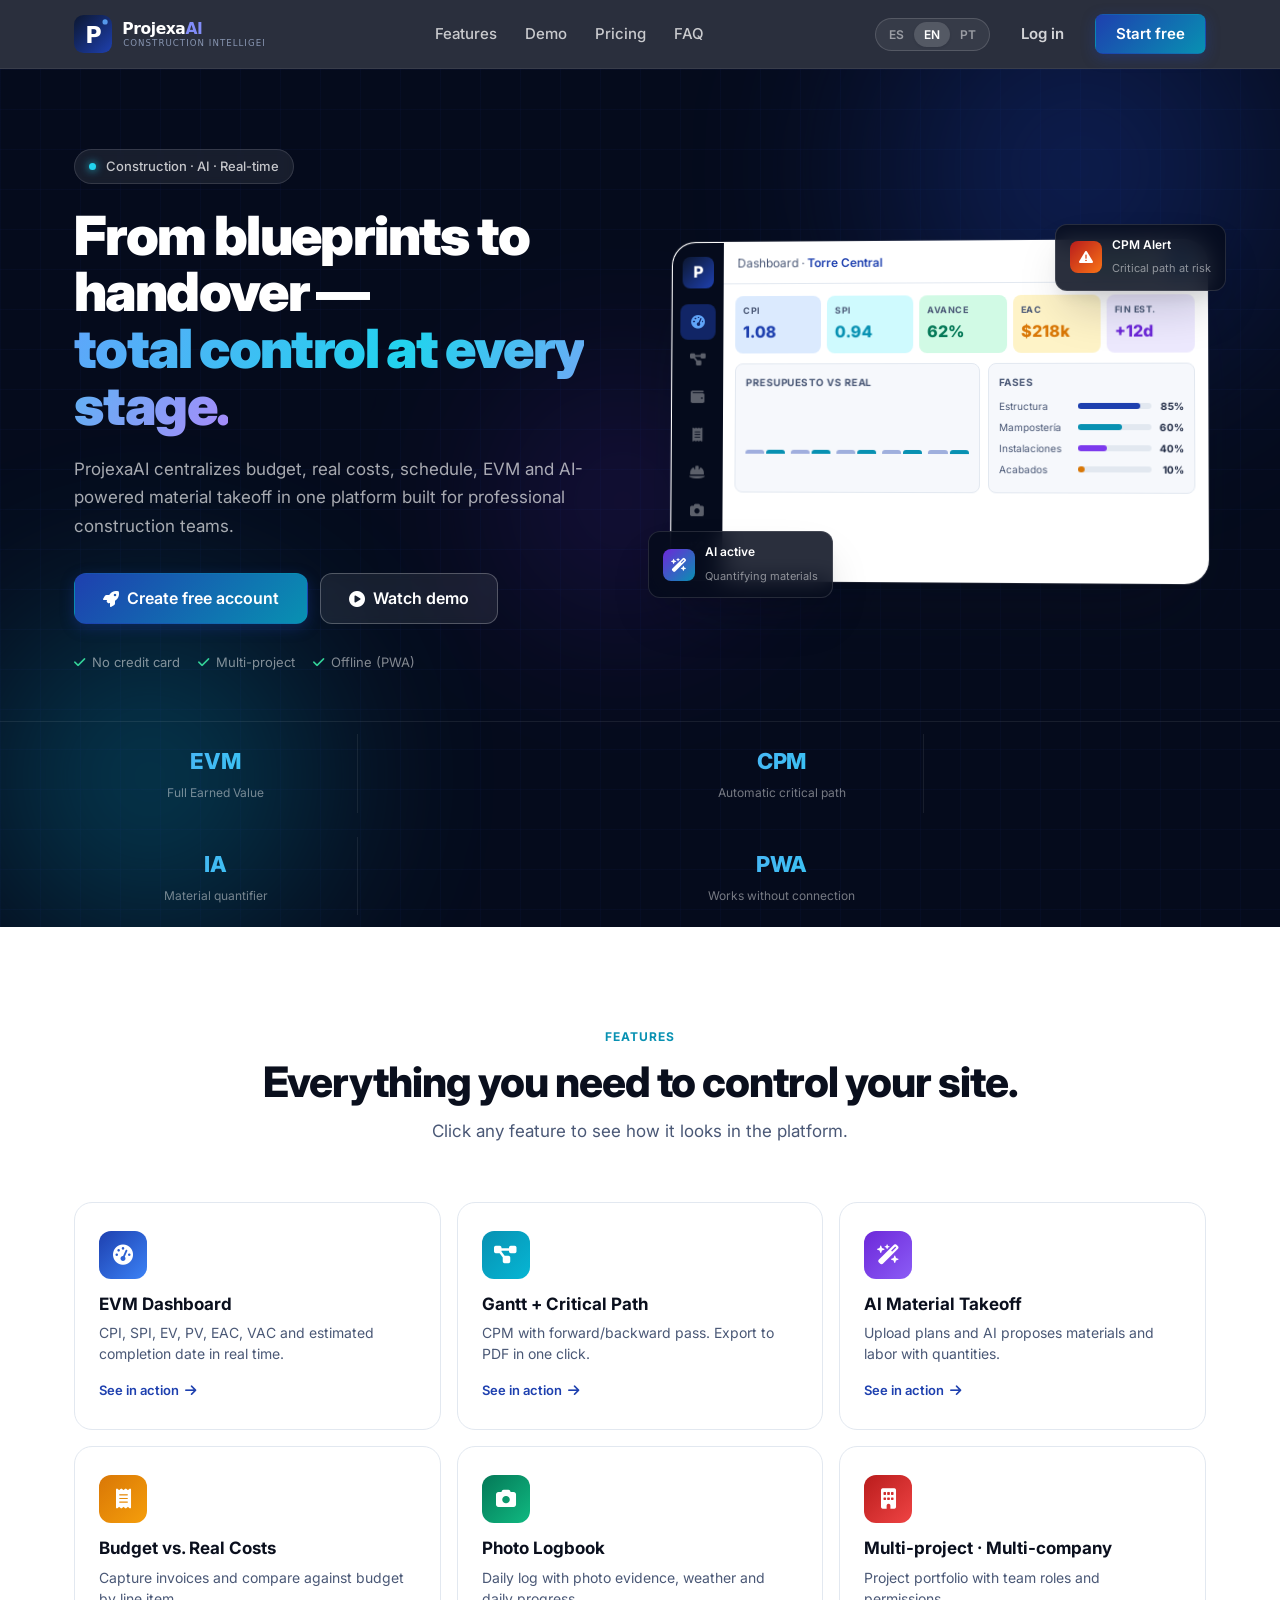
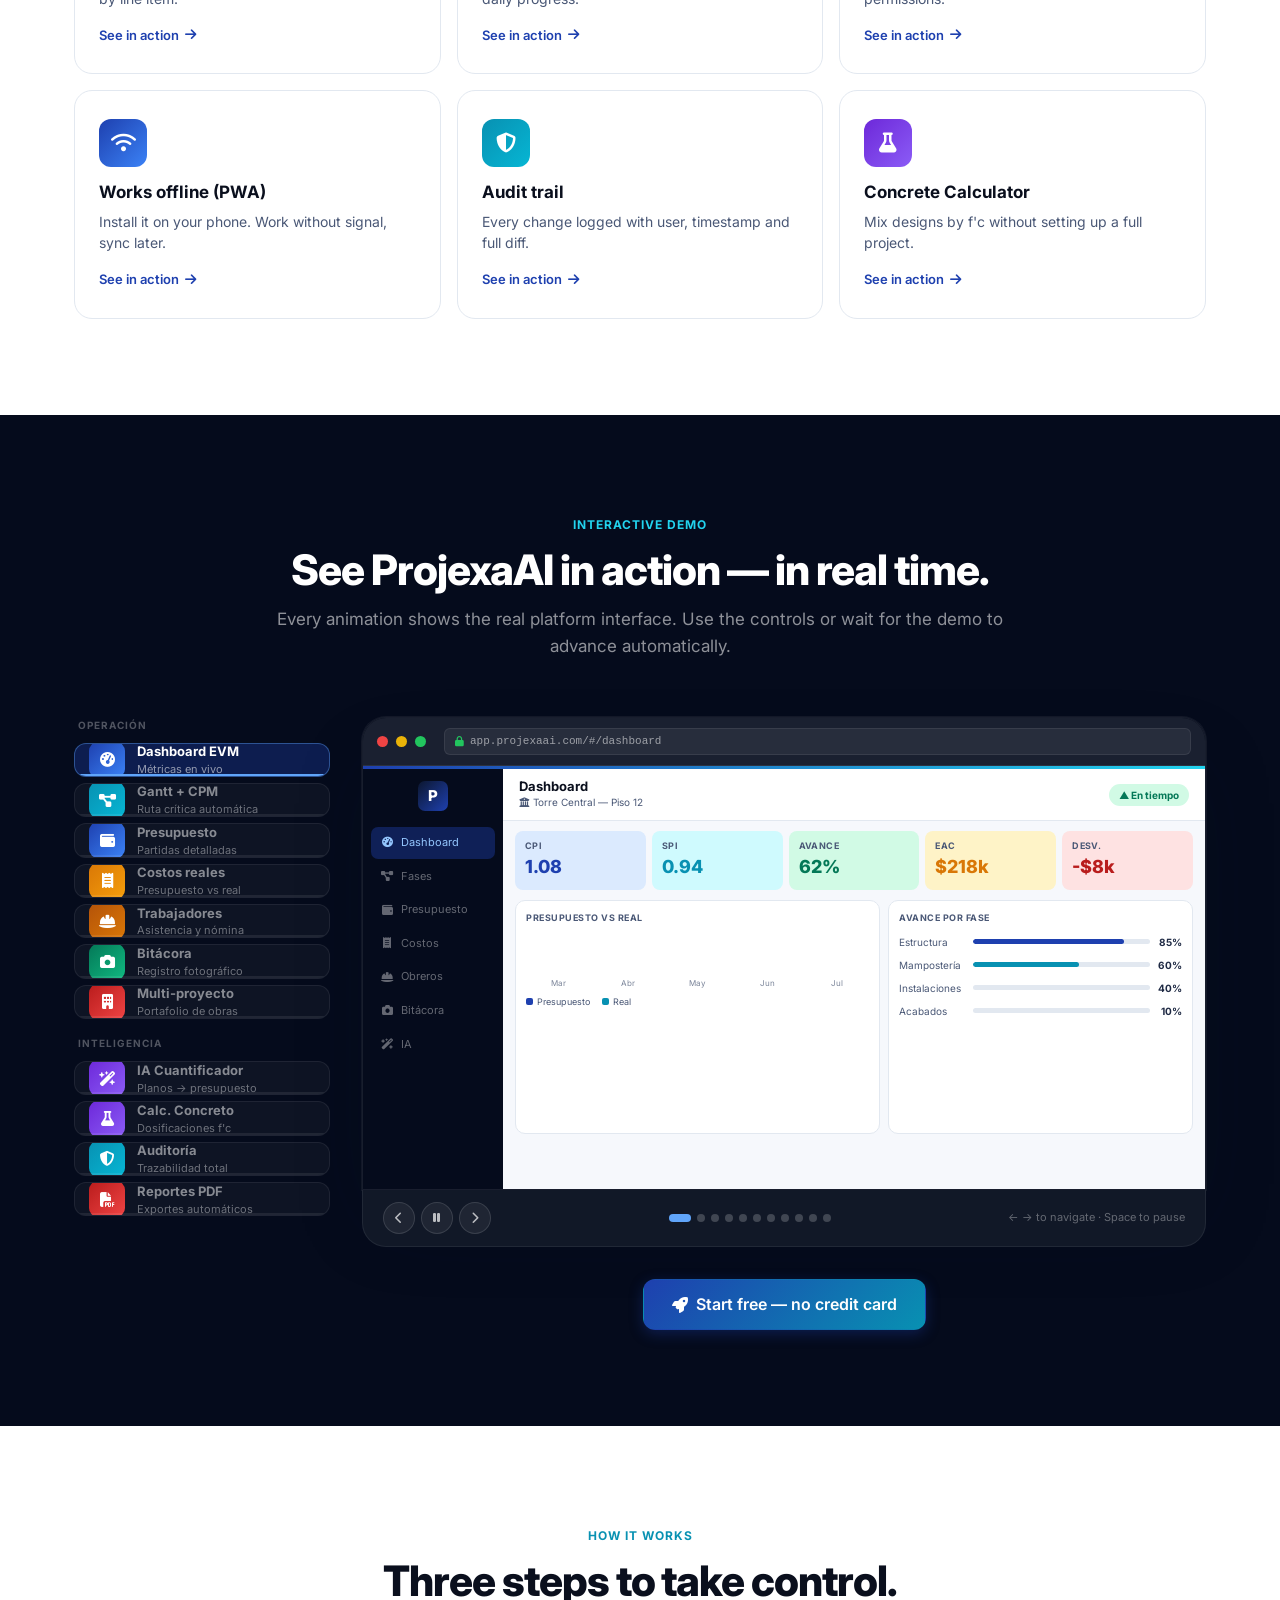
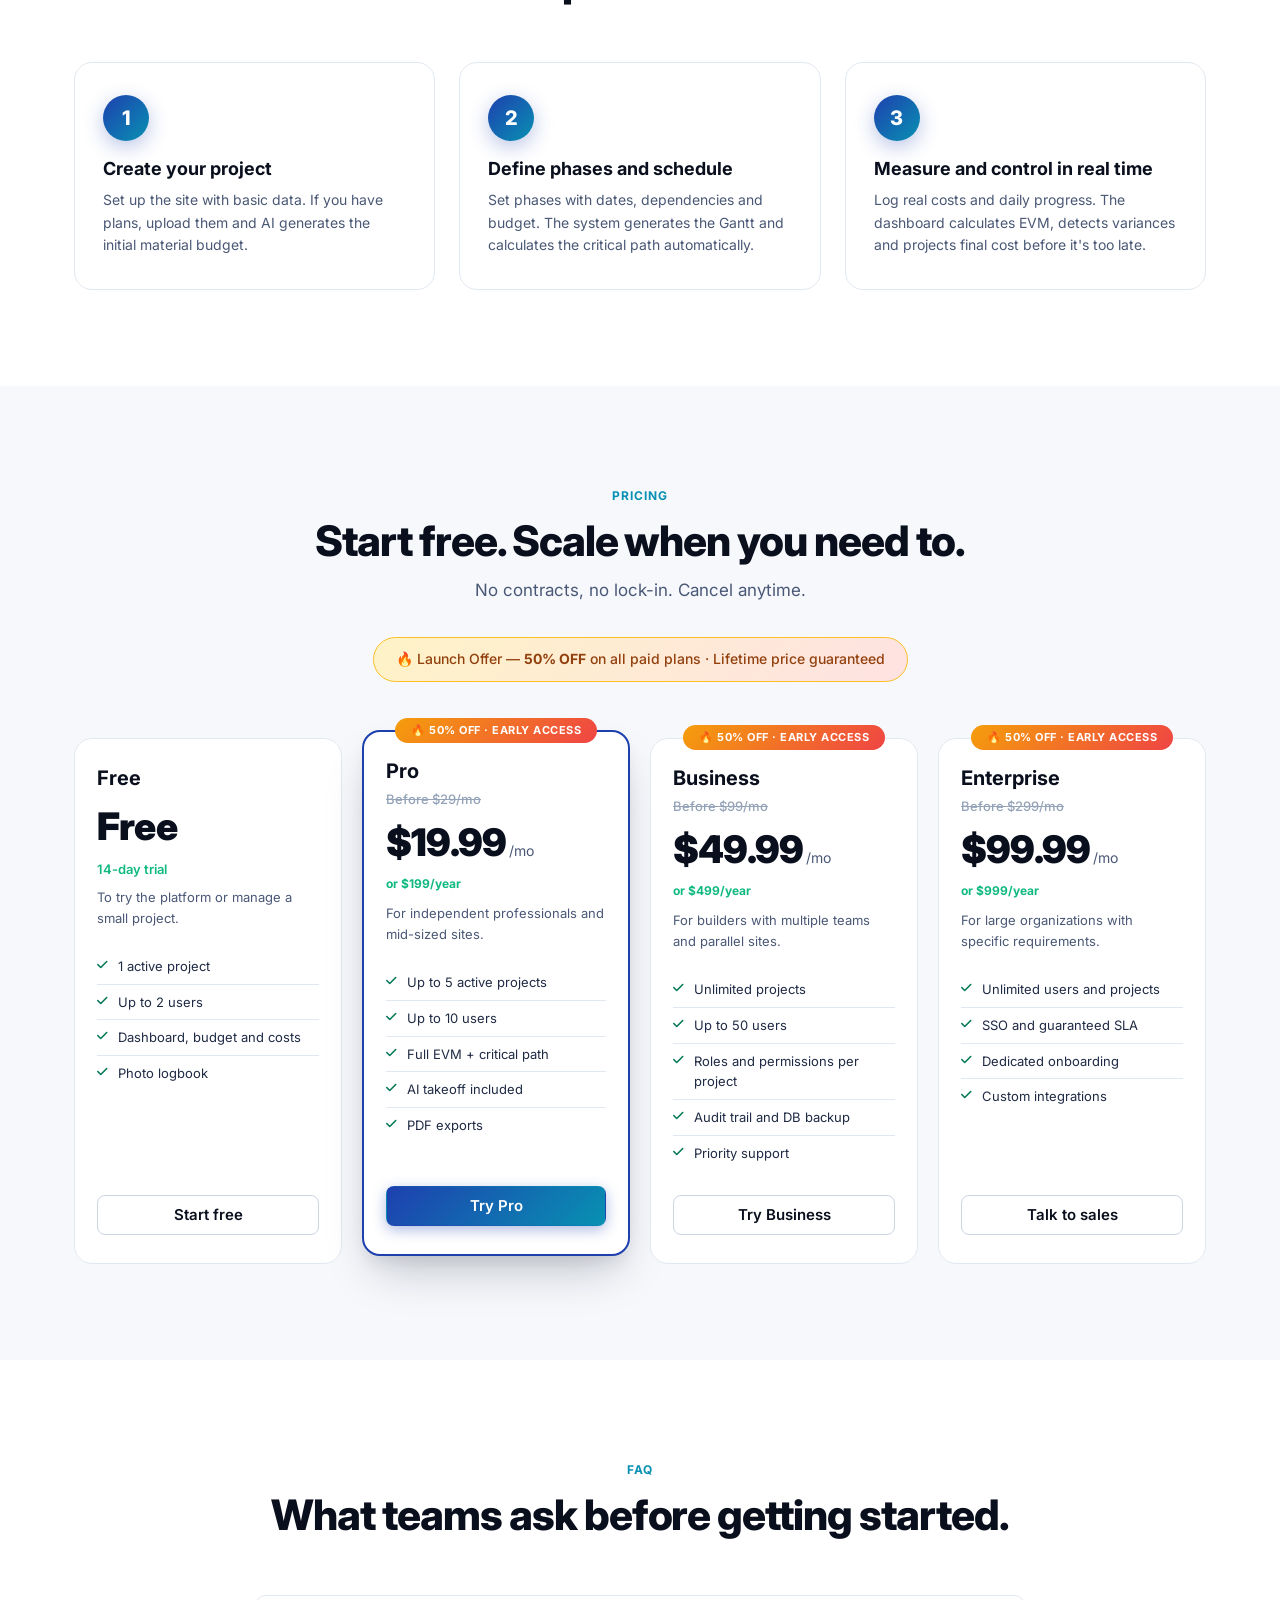
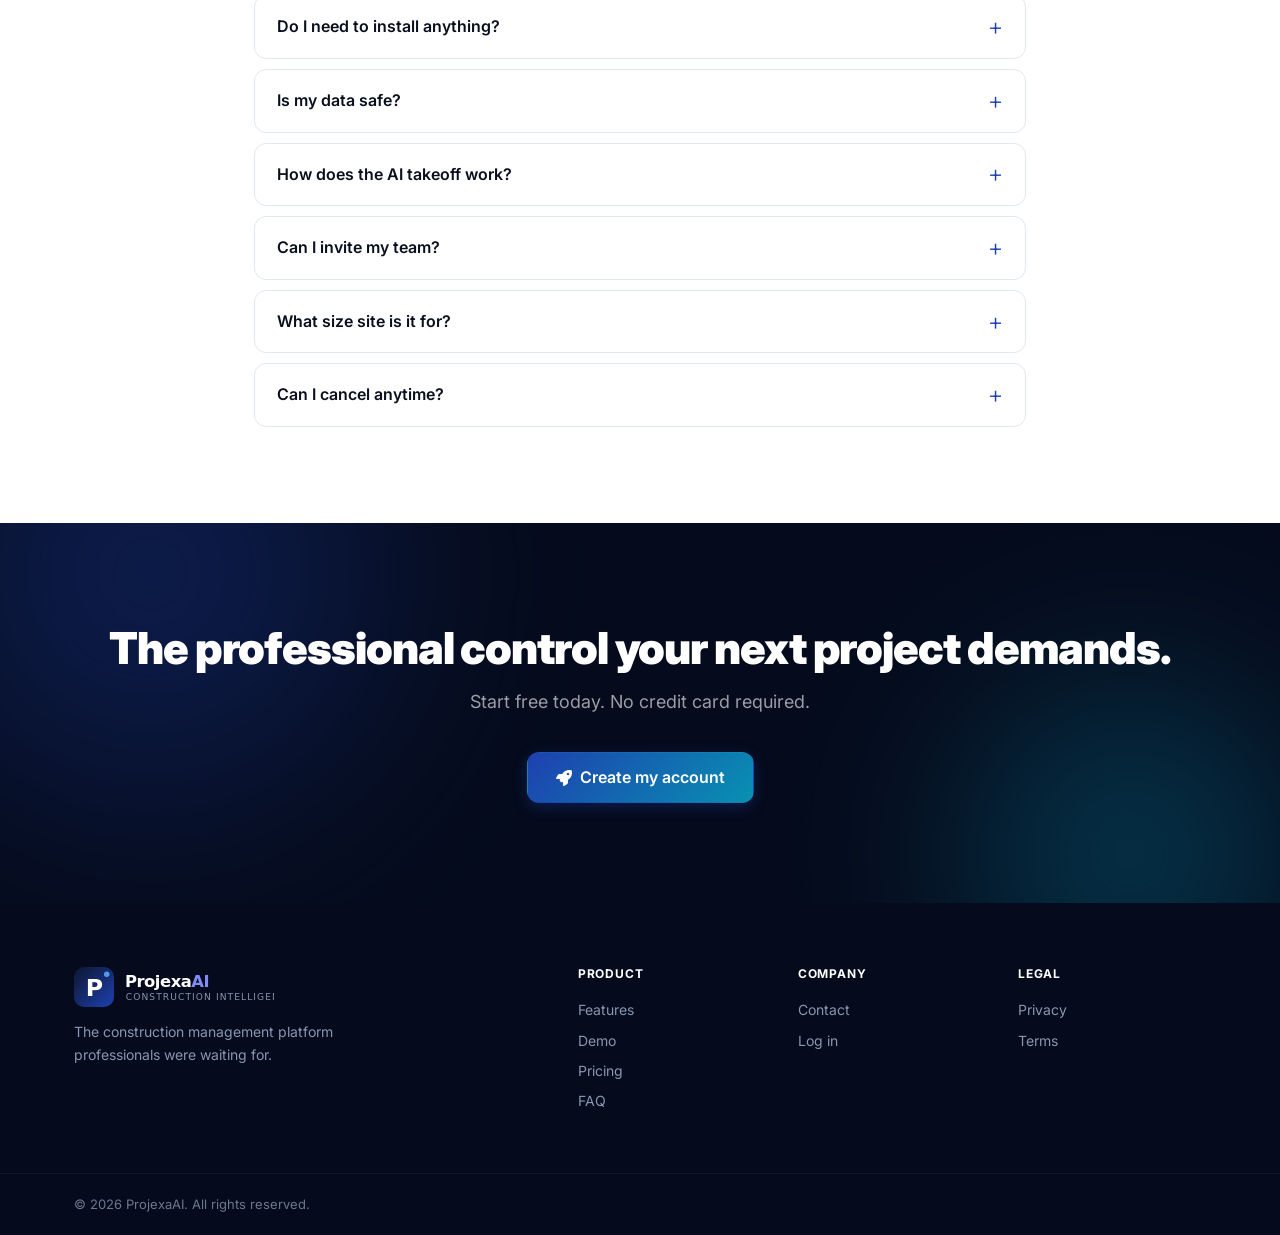
<file: index.html>
<!DOCTYPE html>
<html lang="es">
<head>
  <meta charset="UTF-8" />
  <meta name="viewport" content="width=device-width, initial-scale=1" />
  <title>ProjexaAI — Gestión profesional de obra con IA</title>
  <meta name="description" content="De los planos a la entrega — control total sobre presupuesto, costos, cronograma, EVM y ruta crítica. Potenciado por inteligencia artificial." />
  <meta name="theme-color" content="#050b1c" />
  <meta property="og:title" content="ProjexaAI — Gestión profesional de obra con IA" />
  <meta property="og:description" content="De los planos a la entrega — control total sobre presupuesto, costos, cronograma, EVM y ruta crítica." />
  <meta property="og:type" content="website" />
  <meta property="og:url" content="https://projexaai.com" />
  <meta property="og:image" content="https://projexaai.com/img/social-preview.png" />
  <meta property="og:image:width" content="1200" />
  <meta property="og:image:height" content="630" />
  <meta name="twitter:card" content="summary_large_image" />
  <meta name="twitter:image" content="https://projexaai.com/img/social-preview.png" />

  <link rel="icon" type="image/svg+xml" href="/img/favicon.svg" />
  <link rel="manifest" href="/manifest.json" />
  <link rel="preconnect" href="https://fonts.googleapis.com" />
  <link rel="preconnect" href="https://fonts.gstatic.com" crossorigin />
  <link href="https://fonts.googleapis.com/css2?family=Inter:wght@400;500;600;700;800;900&display=swap" rel="stylesheet" />
  <link rel="stylesheet" href="https://cdnjs.cloudflare.com/ajax/libs/font-awesome/6.5.1/css/all.min.css" crossorigin="anonymous" referrerpolicy="no-referrer" />
  <link rel="stylesheet" href="/css/styles.css" />
</head>
<body>

<!-- ── TOPBAR ───────────────────────────────────────────────────── -->
<header class="topbar" id="topbar">
  <div class="container topbar-inner">
    <a href="#top" class="brand-link">
      <img src="/img/logo-light.svg" alt="ProjexaAI" class="logo logo-light" height="38" />
      <img src="/img/logo-dark.svg" alt="ProjexaAI" class="logo logo-dark" height="38" />
    </a>
    <nav class="topnav" id="topnav">
      <a href="#features" data-i18n="nav.features">Funciones</a>
      <a href="#tour" data-i18n="nav.tour">Demo</a>
      <a href="#pricing" data-i18n="nav.pricing">Planes</a>
      <a href="#faq" data-i18n="nav.faq">FAQ</a>
    </nav>
    <div class="topbar-actions">
      <div class="lang-switch">
        <button data-lang="es" class="lang-btn active">ES</button>
        <button data-lang="en" class="lang-btn">EN</button>
        <button data-lang="pt" class="lang-btn">PT</button>
      </div>
      <a href="https://app.projexaai.com" class="btn btn-ghost" data-i18n="nav.login">Iniciar sesión</a>
      <a href="https://app.projexaai.com" class="btn btn-cta" data-i18n="nav.signup">Empezar gratis</a>
      <button class="mobile-toggle" id="mobile-toggle"><i class="fa-solid fa-bars"></i></button>
    </div>
  </div>
</header>

<main id="top">

<!-- ── HERO (dark) ─────────────────────────────────────────────── -->
<section class="hero">
  <div class="hero-bg">
    <div class="orb orb-1"></div>
    <div class="orb orb-2"></div>
    <div class="orb orb-3"></div>
    <div class="blueprint-grid"></div>
  </div>
  <div class="container hero-inner">
    <div class="hero-text" data-reveal>
      <div class="eyebrow">
        <span class="eyebrow-dot"></span>
        <span data-i18n="hero.eyebrow">Construcción · IA · Tiempo real</span>
      </div>
      <h1 class="hero-title" data-i18n="hero.title">
        De los planos a la entrega —<br/><span class="hero-grad">con control total en cada etapa.</span>
      </h1>
      <p class="hero-lead" data-i18n="hero.lead">
        ProjexaAI centraliza presupuesto, costos reales, cronograma, EVM y cuantificación de materiales con IA en una sola plataforma diseñada para equipos de construcción profesionales.
      </p>
      <div class="hero-cta">
        <a href="https://app.projexaai.com" class="btn btn-cta btn-xl" data-i18n="hero.cta_primary">
          <i class="fa-solid fa-rocket"></i> Crear cuenta gratis
        </a>
        <a href="#tour" class="btn btn-outline-light btn-xl" data-i18n="hero.cta_tour">
          <i class="fa-solid fa-circle-play"></i> Ver demo
        </a>
      </div>
      <div class="hero-pills">
        <span><i class="fa-solid fa-check"></i> <span data-i18n="hero.pill1">Sin tarjeta de crédito</span></span>
        <span><i class="fa-solid fa-check"></i> <span data-i18n="hero.pill2">Multi-proyecto</span></span>
        <span><i class="fa-solid fa-check"></i> <span data-i18n="hero.pill3">Offline (PWA)</span></span>
      </div>
    </div>

    <!-- Hero dashboard mockup -->
    <div class="hero-visual" data-reveal-delay>
      <div class="app-frame">
        <div class="app-sidebar">
          <div class="app-brand"><div class="app-logo-dot">P</div></div>
          <div class="app-nav-items">
            <div class="app-nav-item active"><i class="fa-solid fa-gauge-high"></i></div>
            <div class="app-nav-item"><i class="fa-solid fa-diagram-project"></i></div>
            <div class="app-nav-item"><i class="fa-solid fa-wallet"></i></div>
            <div class="app-nav-item"><i class="fa-solid fa-receipt"></i></div>
            <div class="app-nav-item"><i class="fa-solid fa-hard-hat"></i></div>
            <div class="app-nav-item"><i class="fa-solid fa-camera"></i></div>
            <div class="app-nav-item"><i class="fa-solid fa-wand-magic-sparkles"></i></div>
          </div>
        </div>
        <div class="app-main">
          <div class="app-topbar">
            <div class="app-breadcrumb">Dashboard · <span>Torre Central</span></div>
            <div class="app-topbar-right">
              <div class="app-badge green">▲ En tiempo</div>
              <div class="app-avatar">PC</div>
            </div>
          </div>
          <div class="app-content">
            <!-- EVM Strip -->
            <div class="evm-strip">
              <div class="evm-kpi blue"><div class="evm-k">CPI</div><div class="evm-v">1.08</div></div>
              <div class="evm-kpi teal"><div class="evm-k">SPI</div><div class="evm-v">0.94</div></div>
              <div class="evm-kpi green"><div class="evm-k">Avance</div><div class="evm-v">62%</div></div>
              <div class="evm-kpi amber"><div class="evm-k">EAC</div><div class="evm-v">$218k</div></div>
              <div class="evm-kpi purple"><div class="evm-k">Fin est.</div><div class="evm-v">+12d</div></div>
            </div>
            <!-- Budget chart (simplified bars) -->
            <div class="dash-chart-row">
              <div class="dash-chart">
                <div class="dc-label">Presupuesto vs Real</div>
                <div class="dc-bars">
                  <div class="dc-group"><div class="dc-bar b-budget" style="height:72%"></div><div class="dc-bar b-real" style="height:55%"></div><div class="dc-tag">Mar</div></div>
                  <div class="dc-group"><div class="dc-bar b-budget" style="height:80%"></div><div class="dc-bar b-real" style="height:70%"></div><div class="dc-tag">Abr</div></div>
                  <div class="dc-group"><div class="dc-bar b-budget" style="height:65%"></div><div class="dc-bar b-real" style="height:68%"></div><div class="dc-tag">May</div></div>
                  <div class="dc-group"><div class="dc-bar b-budget" style="height:90%"></div><div class="dc-bar b-real" style="height:82%"></div><div class="dc-tag">Jun</div></div>
                  <div class="dc-group"><div class="dc-bar b-budget" style="height:75%"></div><div class="dc-bar b-real" style="height:78%"></div><div class="dc-tag">Jul</div></div>
                </div>
              </div>
              <div class="dash-phases">
                <div class="dp-label">Fases</div>
                <div class="dp-row"><span>Estructura</span><div class="dp-progress"><div style="width:85%;background:#1e40af"></div></div><span>85%</span></div>
                <div class="dp-row"><span>Mampostería</span><div class="dp-progress"><div style="width:60%;background:#0891b2"></div></div><span>60%</span></div>
                <div class="dp-row"><span>Instalaciones</span><div class="dp-progress"><div style="width:40%;background:#7c3aed"></div></div><span>40%</span></div>
                <div class="dp-row"><span>Acabados</span><div class="dp-progress"><div style="width:10%;background:#d97706"></div></div><span>10%</span></div>
              </div>
            </div>
          </div>
        </div>
      </div>
      <!-- Floating badges -->
      <div class="float-badge float-ai">
        <i class="fa-solid fa-wand-magic-sparkles"></i>
        <div><strong data-i18n="hero.badge_ai">IA activa</strong><small data-i18n="hero.badge_ai_sub">Cuantificando materiales</small></div>
      </div>
      <div class="float-badge float-alert">
        <i class="fa-solid fa-triangle-exclamation"></i>
        <div><strong data-i18n="hero.badge_alert">Alerta CPM</strong><small data-i18n="hero.badge_alert_sub">Ruta crítica en riesgo</small></div>
      </div>
    </div>
  </div>

  <!-- Stat strip inside hero -->
  <div class="hero-stats">
    <div class="container">
      <div class="hero-stats-inner">
        <div class="hstat"><div class="hstat-val">EVM</div><div class="hstat-lbl" data-i18n="stat.evm">Valor Ganado completo</div></div>
        <div class="hstat-divider"></div>
        <div class="hstat"><div class="hstat-val">CPM</div><div class="hstat-lbl" data-i18n="stat.cpm">Ruta crítica automática</div></div>
        <div class="hstat-divider"></div>
        <div class="hstat"><div class="hstat-val">IA</div><div class="hstat-lbl" data-i18n="stat.ai">Cuantificador de materiales</div></div>
        <div class="hstat-divider"></div>
        <div class="hstat"><div class="hstat-val">PWA</div><div class="hstat-lbl" data-i18n="stat.pwa">Funciona sin conexión</div></div>
      </div>
    </div>
  </div>
</section>

<!-- ── FEATURES ────────────────────────────────────────────────── -->
<section id="features" class="section">
  <div class="container">
    <div class="section-head" data-reveal>
      <span class="kicker" data-i18n="features.kicker">Funciones</span>
      <h2 data-i18n="features.title">Todo lo que necesitas para controlar tu obra.</h2>
      <p class="section-lead" data-i18n="features.subtitle">Haz clic en cualquier función para ver cómo se ve en la plataforma.</p>
    </div>
    <div class="features-grid" data-reveal>

      <article class="feature-card" data-feature="dashboard" tabindex="0">
        <div class="fc-icon feat-blue"><i class="fa-solid fa-gauge-high"></i></div>
        <h3 data-i18n="features.f1_title">Dashboard con EVM</h3>
        <p data-i18n="features.f1_text">CPI, SPI, EV, PV, EAC, VAC y fecha estimada de término en tiempo real.</p>
        <div class="fc-cta" data-i18n="features.see_action">Ver en acción <i class="fa-solid fa-arrow-right"></i></div>
      </article>

      <article class="feature-card" data-feature="gantt" tabindex="0">
        <div class="fc-icon feat-teal"><i class="fa-solid fa-diagram-project"></i></div>
        <h3 data-i18n="features.f2_title">Gantt + Ruta crítica</h3>
        <p data-i18n="features.f2_text">CPM con forward/backward pass. Exporta a PDF con un click.</p>
        <div class="fc-cta" data-i18n="features.see_action">Ver en acción <i class="fa-solid fa-arrow-right"></i></div>
      </article>

      <article class="feature-card" data-feature="ia" tabindex="0">
        <div class="fc-icon feat-purple"><i class="fa-solid fa-wand-magic-sparkles"></i></div>
        <h3 data-i18n="features.f3_title">Cuantificador con IA</h3>
        <p data-i18n="features.f3_text">Sube planos y la IA propone materiales y mano de obra con cantidades.</p>
        <div class="fc-cta" data-i18n="features.see_action">Ver en acción <i class="fa-solid fa-arrow-right"></i></div>
      </article>

      <article class="feature-card" data-feature="costs" tabindex="0">
        <div class="fc-icon feat-amber"><i class="fa-solid fa-receipt"></i></div>
        <h3 data-i18n="features.f4_title">Presupuesto vs. Costos reales</h3>
        <p data-i18n="features.f4_text">Captura facturas y compara contra lo presupuestado por partida.</p>
        <div class="fc-cta" data-i18n="features.see_action">Ver en acción <i class="fa-solid fa-arrow-right"></i></div>
      </article>

      <article class="feature-card" data-feature="bitacora" tabindex="0">
        <div class="fc-icon feat-green"><i class="fa-solid fa-camera"></i></div>
        <h3 data-i18n="features.f5_title">Bitácora con fotos</h3>
        <p data-i18n="features.f5_text">Registro diario con evidencia fotográfica, clima y avance del día.</p>
        <div class="fc-cta" data-i18n="features.see_action">Ver en acción <i class="fa-solid fa-arrow-right"></i></div>
      </article>

      <article class="feature-card" data-feature="multiproject" tabindex="0">
        <div class="fc-icon feat-red"><i class="fa-solid fa-building"></i></div>
        <h3 data-i18n="features.f6_title">Multi-proyecto · Multi-empresa</h3>
        <p data-i18n="features.f6_text">Portafolio de obras con roles y permisos por equipo.</p>
        <div class="fc-cta" data-i18n="features.see_action">Ver en acción <i class="fa-solid fa-arrow-right"></i></div>
      </article>

      <article class="feature-card" data-feature="offline" tabindex="0">
        <div class="fc-icon feat-blue"><i class="fa-solid fa-wifi"></i></div>
        <h3 data-i18n="features.f7_title">Funciona offline (PWA)</h3>
        <p data-i18n="features.f7_text">Instálala en tu teléfono. Trabaja sin señal, sincroniza después.</p>
        <div class="fc-cta" data-i18n="features.see_action">Ver en acción <i class="fa-solid fa-arrow-right"></i></div>
      </article>

      <article class="feature-card" data-feature="audit" tabindex="0">
        <div class="fc-icon feat-teal"><i class="fa-solid fa-shield-halved"></i></div>
        <h3 data-i18n="features.f8_title">Auditoría y trazabilidad</h3>
        <p data-i18n="features.f8_text">Cada cambio registrado con usuario, fecha y diff completo.</p>
        <div class="fc-cta" data-i18n="features.see_action">Ver en acción <i class="fa-solid fa-arrow-right"></i></div>
      </article>

      <article class="feature-card" data-feature="concrete" tabindex="0">
        <div class="fc-icon feat-purple"><i class="fa-solid fa-flask"></i></div>
        <h3 data-i18n="features.f9_title">Calculadora de concreto</h3>
        <p data-i18n="features.f9_text">Dosificaciones por f'c sin necesidad de montar un proyecto completo.</p>
        <div class="fc-cta" data-i18n="features.see_action">Ver en acción <i class="fa-solid fa-arrow-right"></i></div>
      </article>

    </div>
  </div>
</section>

<!-- ── INTERACTIVE DEMO ─────────────────────────────────────────── -->
<section id="tour" class="section demo-section">
  <div class="container">
    <div class="section-head" data-reveal>
      <span class="kicker" data-i18n="tour.kicker">Demo interactivo</span>
      <h2 data-i18n="tour.title_new">Ve ProjexaAI en acción — en tiempo real.</h2>
      <p class="section-lead" data-i18n="tour.lead_new">Cada animación muestra la interfaz real de la plataforma. Usa los controles o espera y el demo avanza solo.</p>
    </div>

    <div class="idemo-wrap" data-reveal>

      <!-- ── Left rail: scene buttons ────────────────────────────── -->
      <div class="ids-rail">

        <div class="ids-group-label">Operación</div>

        <button class="ids-btn active" data-scene="0">
          <div class="ids-icon feat-blue"><i class="fa-solid fa-gauge-high"></i></div>
          <div class="ids-txt"><strong>Dashboard EVM</strong><span>Métricas en vivo</span></div>
          <div class="ids-prog-wrap"><div class="ids-prog-fill"></div></div>
        </button>

        <button class="ids-btn" data-scene="2">
          <div class="ids-icon feat-teal"><i class="fa-solid fa-diagram-project"></i></div>
          <div class="ids-txt"><strong>Gantt + CPM</strong><span>Ruta crítica automática</span></div>
          <div class="ids-prog-wrap"><div class="ids-prog-fill"></div></div>
        </button>

        <button class="ids-btn" data-scene="3">
          <div class="ids-icon" style="background:linear-gradient(135deg,#1e40af,#3b82f6)"><i class="fa-solid fa-wallet"></i></div>
          <div class="ids-txt"><strong>Presupuesto</strong><span>Partidas detalladas</span></div>
          <div class="ids-prog-wrap"><div class="ids-prog-fill"></div></div>
        </button>

        <button class="ids-btn" data-scene="4">
          <div class="ids-icon feat-amber"><i class="fa-solid fa-receipt"></i></div>
          <div class="ids-txt"><strong>Costos reales</strong><span>Presupuesto vs real</span></div>
          <div class="ids-prog-wrap"><div class="ids-prog-fill"></div></div>
        </button>

        <button class="ids-btn" data-scene="5">
          <div class="ids-icon" style="background:linear-gradient(135deg,#b45309,#d97706)"><i class="fa-solid fa-hard-hat"></i></div>
          <div class="ids-txt"><strong>Trabajadores</strong><span>Asistencia y nómina</span></div>
          <div class="ids-prog-wrap"><div class="ids-prog-fill"></div></div>
        </button>

        <button class="ids-btn" data-scene="6">
          <div class="ids-icon feat-green"><i class="fa-solid fa-camera"></i></div>
          <div class="ids-txt"><strong>Bitácora</strong><span>Registro fotográfico</span></div>
          <div class="ids-prog-wrap"><div class="ids-prog-fill"></div></div>
        </button>

        <button class="ids-btn" data-scene="7">
          <div class="ids-icon feat-red"><i class="fa-solid fa-building"></i></div>
          <div class="ids-txt"><strong>Multi-proyecto</strong><span>Portafolio de obras</span></div>
          <div class="ids-prog-wrap"><div class="ids-prog-fill"></div></div>
        </button>

        <div class="ids-group-label">Inteligencia</div>

        <button class="ids-btn" data-scene="1">
          <div class="ids-icon feat-purple"><i class="fa-solid fa-wand-magic-sparkles"></i></div>
          <div class="ids-txt"><strong>IA Cuantificador</strong><span>Planos → presupuesto</span></div>
          <div class="ids-prog-wrap"><div class="ids-prog-fill"></div></div>
        </button>

        <button class="ids-btn" data-scene="8">
          <div class="ids-icon" style="background:linear-gradient(135deg,#6d28d9,#8b5cf6)"><i class="fa-solid fa-flask"></i></div>
          <div class="ids-txt"><strong>Calc. Concreto</strong><span>Dosificaciones f'c</span></div>
          <div class="ids-prog-wrap"><div class="ids-prog-fill"></div></div>
        </button>

        <button class="ids-btn" data-scene="9">
          <div class="ids-icon" style="background:linear-gradient(135deg,#0891b2,#06b6d4)"><i class="fa-solid fa-shield-halved"></i></div>
          <div class="ids-txt"><strong>Auditoría</strong><span>Trazabilidad total</span></div>
          <div class="ids-prog-wrap"><div class="ids-prog-fill"></div></div>
        </button>

        <button class="ids-btn" data-scene="10">
          <div class="ids-icon" style="background:linear-gradient(135deg,#b91c1c,#ef4444)"><i class="fa-solid fa-file-pdf"></i></div>
          <div class="ids-txt"><strong>Reportes PDF</strong><span>Exportes automáticos</span></div>
          <div class="ids-prog-wrap"><div class="ids-prog-fill"></div></div>
        </button>

      </div><!-- /ids-rail -->

      <!-- ── Right: browser frame ─────────────────────────────────── -->
      <div class="idemo-frame-wrap">

        <div class="idemo-browser">
          <!-- Browser chrome -->
          <div class="idemo-chrome">
            <span class="idb-dot r"></span>
            <span class="idb-dot y"></span>
            <span class="idb-dot g"></span>
            <div class="idemo-url-bar">
              <i class="fa-solid fa-lock"></i>
              <span id="idemoUrl">app.projexaai.com/#/dashboard</span>
            </div>
          </div>
          <!-- Thin progress bar under chrome -->
          <div class="idemo-prog-bar"><div id="idemoProgress"></div></div>
          <!-- Scene content -->
          <div class="idemo-screen" id="idemoScreen">
            <!-- injected by demo.js -->
          </div>
        </div>

        <!-- Controls -->
        <div class="idemo-controls-bar">
          <div class="idemo-ctrl-group">
            <button class="idemo-ctrl" id="idemoPrev" aria-label="Escena anterior">
              <i class="fa-solid fa-chevron-left"></i>
            </button>
            <button class="idemo-ctrl" id="idemoPlayPause" aria-label="Play / Pausa">
              <i class="fa-solid fa-pause" id="idemoPlayIcon"></i>
            </button>
            <button class="idemo-ctrl" id="idemoNext" aria-label="Escena siguiente">
              <i class="fa-solid fa-chevron-right"></i>
            </button>
          </div>
          <div class="idemo-dots">
            <button class="idemo-dot active" aria-label="Escena 1"></button>
            <button class="idemo-dot" aria-label="Escena 2"></button>
            <button class="idemo-dot" aria-label="Escena 3"></button>
            <button class="idemo-dot" aria-label="Escena 4"></button>
            <button class="idemo-dot" aria-label="Escena 5"></button>
            <button class="idemo-dot" aria-label="Escena 6"></button>
            <button class="idemo-dot" aria-label="Escena 7"></button>
            <button class="idemo-dot" aria-label="Escena 8"></button>
            <button class="idemo-dot" aria-label="Escena 9"></button>
            <button class="idemo-dot" aria-label="Escena 10"></button>
            <button class="idemo-dot" aria-label="Escena 11"></button>
          </div>
          <span style="font-size:11px;color:rgba(255,255,255,.35)" data-i18n="tour.hint">← → para navegar · Espacio para pausar</span>
        </div>

        <!-- CTA below browser -->
        <div class="idemo-cta-row">
          <a href="https://app.projexaai.com" class="btn btn-cta btn-xl" data-i18n="tour.cta">
            <i class="fa-solid fa-rocket"></i> Probar gratis — sin tarjeta de crédito
          </a>
        </div>

      </div><!-- /idemo-frame-wrap -->

    </div><!-- /idemo-wrap -->
  </div>
</section>

<!-- ── HOW IT WORKS ────────────────────────────────────────────── -->
<section id="how" class="section">
  <div class="container">
    <div class="section-head" data-reveal>
      <span class="kicker" data-i18n="how.kicker">Cómo funciona</span>
      <h2 data-i18n="how.title">Tres pasos para tomar el control.</h2>
    </div>
    <ol class="steps" data-reveal>
      <li class="step">
        <div class="step-num">1</div>
        <h3 data-i18n="how.s1_title">Crea tu proyecto</h3>
        <p data-i18n="how.s1_text">Da de alta la obra con datos básicos. Si tienes planos, súbelos y la IA genera el presupuesto inicial de materiales.</p>
      </li>
      <li class="step">
        <div class="step-num">2</div>
        <h3 data-i18n="how.s2_title">Estructura fases y cronograma</h3>
        <p data-i18n="how.s2_text">Define fases con fechas, dependencias y presupuesto. El sistema genera el Gantt y calcula la ruta crítica automáticamente.</p>
      </li>
      <li class="step">
        <div class="step-num">3</div>
        <h3 data-i18n="how.s3_title">Mide y controla en tiempo real</h3>
        <p data-i18n="how.s3_text">Registra costos reales y avance diario. El dashboard calcula EVM, detecta desviaciones y proyecta el costo final antes de que sea tarde.</p>
      </li>
    </ol>
  </div>
</section>

<!-- ── PRICING ─────────────────────────────────────────────────── -->
<section id="pricing" class="section section-alt">
  <div class="container">
    <div class="section-head" data-reveal>
      <span class="kicker" data-i18n="pricing.kicker">Planes</span>
      <h2 data-i18n="pricing.title">Empieza gratis. Escala cuando lo necesites.</h2>
      <p class="section-lead" data-i18n="pricing.lead">Sin contratos ni permanencia. Cancela cuando quieras.</p>
      <div class="early-access-banner" data-i18n="pricing.banner">🔥 Oferta de Lanzamiento — <strong>50% OFF</strong> en todos los planes pagos · Precio garantizado de por vida</div>
    </div>
    <div class="pricing-grid" data-reveal>

      <article class="plan">
        <header>
          <h3 data-i18n="pricing.p1_name">Free</h3>
          <div class="price"><span class="price-amount" data-i18n="pricing.p1_price">Gratis</span></div>
          <div class="price-trial" data-i18n="pricing.p1_trial">14 días de prueba</div>
          <p class="plan-desc" data-i18n="pricing.p1_desc">Para probar la plataforma o gestionar un proyecto pequeño.</p>
        </header>
        <ul class="plan-feats">
          <li><i class="fa-solid fa-check"></i><span data-i18n="pricing.p1_f1">1 proyecto activo</span></li>
          <li><i class="fa-solid fa-check"></i><span data-i18n="pricing.p1_f2">Hasta 2 usuarios</span></li>
          <li><i class="fa-solid fa-check"></i><span data-i18n="pricing.p1_f3">Dashboard, presupuesto y costos</span></li>
          <li><i class="fa-solid fa-check"></i><span data-i18n="pricing.p1_f4">Bitácora con fotos</span></li>
        </ul>
        <a href="https://app.projexaai.com" class="btn btn-outline btn-block" data-i18n="pricing.cta_free">Empezar gratis</a>
      </article>

      <article class="plan plan-featured">
        <div class="plan-badge plan-badge-promo" data-i18n="pricing.badge_early">🔥 50% OFF · Early Access</div>
        <header>
          <h3 data-i18n="pricing.p2_name">Pro</h3>
          <div class="price-original" data-i18n="pricing.p2_original">Antes $29/mes</div>
          <div class="price"><span class="price-amount">$19.99</span><span class="price-period" data-i18n="pricing.per_month">/mes</span></div>
          <div class="price-annual" data-i18n="pricing.p2_annual">o $199/año</div>
          <p class="plan-desc" data-i18n="pricing.p2_desc">Para profesionales independientes y obras medianas.</p>
        </header>
        <ul class="plan-feats">
          <li><i class="fa-solid fa-check"></i><span data-i18n="pricing.p2_f1">Hasta 5 proyectos activos</span></li>
          <li><i class="fa-solid fa-check"></i><span data-i18n="pricing.p2_f2">Hasta 10 usuarios</span></li>
          <li><i class="fa-solid fa-check"></i><span data-i18n="pricing.p2_f3">EVM + ruta crítica completos</span></li>
          <li><i class="fa-solid fa-check"></i><span data-i18n="pricing.p2_f4">Cuantificador IA incluido</span></li>
          <li><i class="fa-solid fa-check"></i><span data-i18n="pricing.p2_f5">Exportes PDF</span></li>
        </ul>
        <a href="https://app.projexaai.com" class="btn btn-cta btn-block" data-i18n="pricing.cta_pro">Probar Pro</a>
      </article>

      <article class="plan">
        <div class="plan-badge plan-badge-promo" data-i18n="pricing.badge_early">🔥 50% OFF · Early Access</div>
        <header>
          <h3 data-i18n="pricing.p3_name">Business</h3>
          <div class="price-original" data-i18n="pricing.p3_original">Antes $99/mes</div>
          <div class="price"><span class="price-amount">$49.99</span><span class="price-period" data-i18n="pricing.per_month">/mes</span></div>
          <div class="price-annual" data-i18n="pricing.p3_annual">o $499/año</div>
          <p class="plan-desc" data-i18n="pricing.p3_desc">Para constructoras con múltiples equipos y obras en paralelo.</p>
        </header>
        <ul class="plan-feats">
          <li><i class="fa-solid fa-check"></i><span data-i18n="pricing.p3_f1">Hasta 20 proyectos activos</span></li>
          <li><i class="fa-solid fa-check"></i><span data-i18n="pricing.p3_f2">Hasta 50 usuarios</span></li>
          <li><i class="fa-solid fa-check"></i><span data-i18n="pricing.p3_f3">Roles y permisos por proyecto</span></li>
          <li><i class="fa-solid fa-check"></i><span data-i18n="pricing.p3_f4">Audit trail y backup DB</span></li>
          <li><i class="fa-solid fa-check"></i><span data-i18n="pricing.p3_f5">Soporte prioritario</span></li>
        </ul>
        <a href="https://app.projexaai.com" class="btn btn-outline btn-block" data-i18n="pricing.cta_business">Probar Business</a>
      </article>

      <article class="plan">
        <div class="plan-badge plan-badge-promo" data-i18n="pricing.badge_early">🔥 50% OFF · Early Access</div>
        <header>
          <h3 data-i18n="pricing.p4_name">Enterprise</h3>
          <div class="price-original" data-i18n="pricing.p4_original">Antes $299/mes</div>
          <div class="price"><span class="price-amount">$99.99</span><span class="price-period" data-i18n="pricing.per_month">/mes</span></div>
          <div class="price-annual" data-i18n="pricing.p4_annual">o $999/año</div>
          <p class="plan-desc" data-i18n="pricing.p4_desc">Para grandes organizaciones con requisitos específicos.</p>
        </header>
        <ul class="plan-feats">
          <li><i class="fa-solid fa-check"></i><span data-i18n="pricing.p4_f1">Usuarios y proyectos ilimitados</span></li>
          <li><i class="fa-solid fa-check"></i><span data-i18n="pricing.p4_f2">SSO y SLA garantizado</span></li>
          <li><i class="fa-solid fa-check"></i><span data-i18n="pricing.p4_f3">Onboarding dedicado</span></li>
          <li><i class="fa-solid fa-check"></i><span data-i18n="pricing.p4_f4">Integraciones a medida</span></li>
        </ul>
        <a href="mailto:hola@projexaai.com?subject=ProjexaAI%20Enterprise" class="btn btn-outline btn-block" data-i18n="pricing.cta_enterprise">Hablar con ventas</a>
      </article>

    </div>
  </div>
</section>

<!-- ── FAQ ─────────────────────────────────────────────────────── -->
<section id="faq" class="section">
  <div class="container container-narrow">
    <div class="section-head" data-reveal>
      <span class="kicker" data-i18n="faq.kicker">Preguntas frecuentes</span>
      <h2 data-i18n="faq.title">Lo que los equipos preguntan antes de empezar.</h2>
    </div>
    <div class="faq-list" data-reveal>
      <details class="faq"><summary data-i18n="faq.q1">¿Necesito instalar algo?</summary><p data-i18n="faq.a1">No. ProjexaAI corre en el navegador. Puedes instalarla como PWA en móvil o escritorio para usarla también offline.</p></details>
      <details class="faq"><summary data-i18n="faq.q2">¿Mis datos están seguros?</summary><p data-i18n="faq.a2">Sí. Cada proyecto está aislado por organización, con control de acceso por roles, audit trail completo y backup periódico.</p></details>
      <details class="faq"><summary data-i18n="faq.q3">¿Cómo funciona el cuantificador con IA?</summary><p data-i18n="faq.a3">Subes tus planos PDF y la IA analiza ambientes, dimensiones y estructuras para proponer materiales y mano de obra. Todo editable antes de importar.</p></details>
      <details class="faq"><summary data-i18n="faq.q4">¿Puedo invitar a mi equipo?</summary><p data-i18n="faq.a4">Sí. Desde el plan Pro puedes invitar usuarios y definir permisos por proyecto. Cada persona accede solo a lo que le corresponde.</p></details>
      <details class="faq"><summary data-i18n="faq.q5">¿Para qué tamaño de obra es adecuada?</summary><p data-i18n="faq.a5">Desde una vivienda unifamiliar hasta un portafolio de obras industriales. La complejidad la configuras tú.</p></details>
      <details class="faq"><summary data-i18n="faq.q6">¿Puedo cancelar cuando quiera?</summary><p data-i18n="faq.a6">Sí. Sin contratos ni permanencia. Al cancelar conservas acceso de lectura para exportar tus datos.</p></details>
    </div>
  </div>
</section>

<!-- ── FINAL CTA ───────────────────────────────────────────────── -->
<section class="cta-final">
  <div class="cta-bg"><div class="orb orb-1"></div><div class="orb orb-2"></div></div>
  <div class="container" style="position:relative;z-index:2;text-align:center">
    <h2 data-i18n="cta.title">El control profesional que tu próxima obra exige.</h2>
    <p data-i18n="cta.lead">Empieza gratis hoy. Sin tarjeta de crédito.</p>
    <a href="https://app.projexaai.com" class="btn btn-cta btn-xl" data-i18n="cta.button">
      <i class="fa-solid fa-rocket"></i> Crear mi cuenta
    </a>
  </div>
</section>

</main>

<!-- ── FOOTER ──────────────────────────────────────────────────── -->
<footer class="footer">
  <div class="container footer-inner">
    <div class="footer-brand">
      <img src="/img/logo-dark.svg" alt="ProjexaAI" height="40" />
      <p class="footer-tagline" data-i18n="footer.tagline">La plataforma de gestión de obra que los profesionales de la construcción necesitaban.</p>
    </div>
    <div class="footer-cols">
      <div class="footer-col">
        <h4 data-i18n="footer.product">Producto</h4>
        <a href="#features" data-i18n="nav.features">Funciones</a>
        <a href="#tour" data-i18n="nav.tour">Demo</a>
        <a href="#pricing" data-i18n="nav.pricing">Planes</a>
        <a href="#faq" data-i18n="nav.faq">FAQ</a>
      </div>
      <div class="footer-col">
        <h4 data-i18n="footer.company">Empresa</h4>
        <a href="mailto:hola@projexaai.com" data-i18n="footer.contact">Contacto</a>
        <a href="https://app.projexaai.com" data-i18n="nav.login">Iniciar sesión</a>
      </div>
      <div class="footer-col">
        <h4 data-i18n="footer.legal">Legal</h4>
        <a href="/privacy.html" data-i18n="footer.privacy">Privacidad</a>
        <a href="/terms.html" data-i18n="footer.terms">Términos</a>
      </div>
    </div>
  </div>
  <div class="footer-bottom">
    <div class="container">© <span id="year"></span> ProjexaAI. <span data-i18n="footer.rights">Todos los derechos reservados.</span></div>
  </div>
</footer>

<!-- ── FEATURE MODALS ──────────────────────────────────────────── -->
<div class="modal-overlay" id="modalOverlay">
  <div class="modal-box" id="modalBox">
    <button class="modal-close" id="modalClose"><i class="fa-solid fa-xmark"></i></button>
    <div class="modal-left" id="modalLeft"></div>
    <div class="modal-right" id="modalRight"></div>
  </div>
</div>

<script src="/js/i18n.js"></script>
<script src="/js/main.js"></script>
<script src="/js/demo.js"></script>
</body>
</html>
</file>
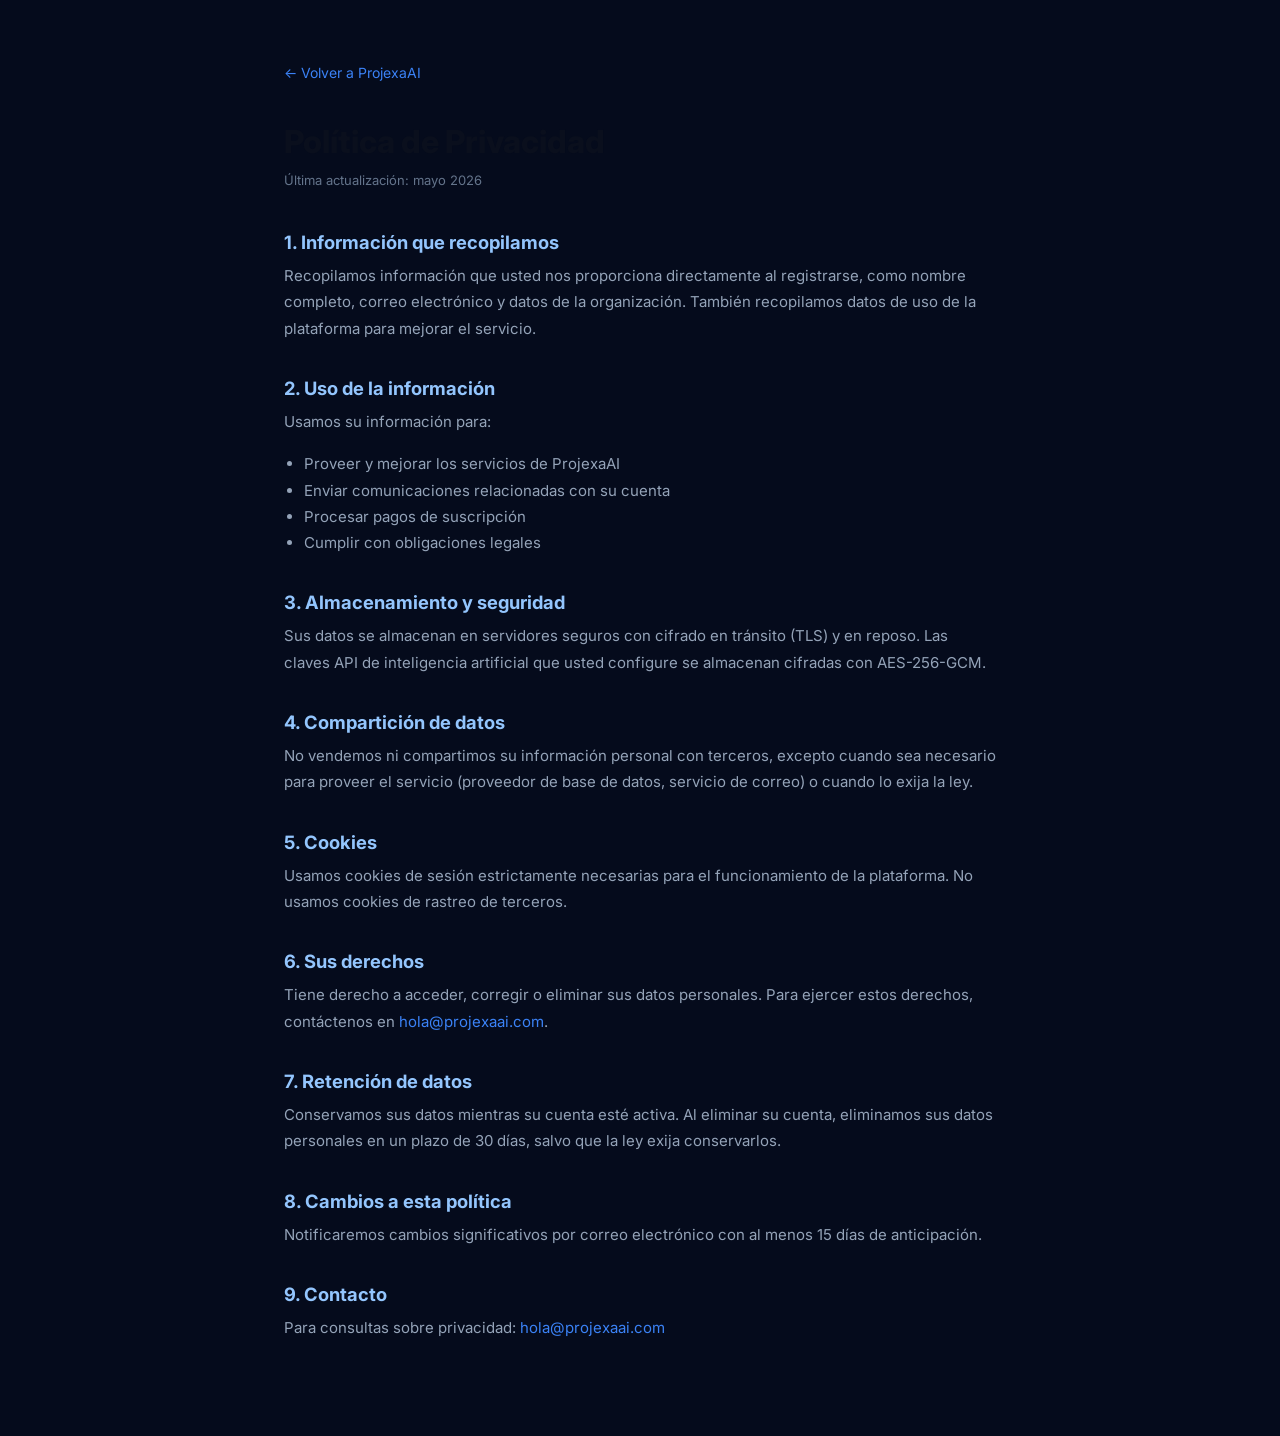
<file: privacy.html>
<!DOCTYPE html>
<html lang="es">
<head>
  <meta charset="UTF-8" />
  <meta name="viewport" content="width=device-width, initial-scale=1" />
  <title>Política de Privacidad — ProjexaAI</title>
  <meta name="robots" content="noindex" />
  <link rel="icon" type="image/svg+xml" href="/img/favicon.svg" />
  <link rel="preconnect" href="https://fonts.googleapis.com" />
  <link rel="preconnect" href="https://fonts.gstatic.com" crossorigin />
  <link href="https://fonts.googleapis.com/css2?family=Inter:wght@400;500;600;700&display=swap" rel="stylesheet" />
  <link rel="stylesheet" href="/css/styles.css" />
  <style>
    body { font-family: 'Inter', sans-serif; background: #050b1c; color: #e2e8f0; margin: 0; padding: 0; }
    .legal-wrap { max-width: 760px; margin: 0 auto; padding: 60px 24px 80px; }
    .legal-back { display: inline-flex; align-items: center; gap: 8px; color: #3b82f6; text-decoration: none; font-size: 14px; margin-bottom: 40px; }
    .legal-back:hover { text-decoration: underline; }
    h1 { font-size: 2rem; font-weight: 800; margin-bottom: 8px; }
    .legal-date { color: #64748b; font-size: 13px; margin-bottom: 40px; }
    h2 { font-size: 1.15rem; font-weight: 700; margin-top: 36px; margin-bottom: 10px; color: #93c5fd; }
    p, li { line-height: 1.75; color: #94a3b8; font-size: 15px; }
    ul { padding-left: 20px; }
    a { color: #3b82f6; }
  </style>
</head>
<body>
<div class="legal-wrap">
  <a href="/" class="legal-back">← Volver a ProjexaAI</a>
  <h1>Política de Privacidad</h1>
  <p class="legal-date">Última actualización: mayo 2026</p>

  <h2>1. Información que recopilamos</h2>
  <p>Recopilamos información que usted nos proporciona directamente al registrarse, como nombre completo, correo electrónico y datos de la organización. También recopilamos datos de uso de la plataforma para mejorar el servicio.</p>

  <h2>2. Uso de la información</h2>
  <p>Usamos su información para:</p>
  <ul>
    <li>Proveer y mejorar los servicios de ProjexaAI</li>
    <li>Enviar comunicaciones relacionadas con su cuenta</li>
    <li>Procesar pagos de suscripción</li>
    <li>Cumplir con obligaciones legales</li>
  </ul>

  <h2>3. Almacenamiento y seguridad</h2>
  <p>Sus datos se almacenan en servidores seguros con cifrado en tránsito (TLS) y en reposo. Las claves API de inteligencia artificial que usted configure se almacenan cifradas con AES-256-GCM.</p>

  <h2>4. Compartición de datos</h2>
  <p>No vendemos ni compartimos su información personal con terceros, excepto cuando sea necesario para proveer el servicio (proveedor de base de datos, servicio de correo) o cuando lo exija la ley.</p>

  <h2>5. Cookies</h2>
  <p>Usamos cookies de sesión estrictamente necesarias para el funcionamiento de la plataforma. No usamos cookies de rastreo de terceros.</p>

  <h2>6. Sus derechos</h2>
  <p>Tiene derecho a acceder, corregir o eliminar sus datos personales. Para ejercer estos derechos, contáctenos en <a href="mailto:hola@projexaai.com">hola@projexaai.com</a>.</p>

  <h2>7. Retención de datos</h2>
  <p>Conservamos sus datos mientras su cuenta esté activa. Al eliminar su cuenta, eliminamos sus datos personales en un plazo de 30 días, salvo que la ley exija conservarlos.</p>

  <h2>8. Cambios a esta política</h2>
  <p>Notificaremos cambios significativos por correo electrónico con al menos 15 días de anticipación.</p>

  <h2>9. Contacto</h2>
  <p>Para consultas sobre privacidad: <a href="mailto:hola@projexaai.com">hola@projexaai.com</a></p>
</div>
</body>
</html>
</file>
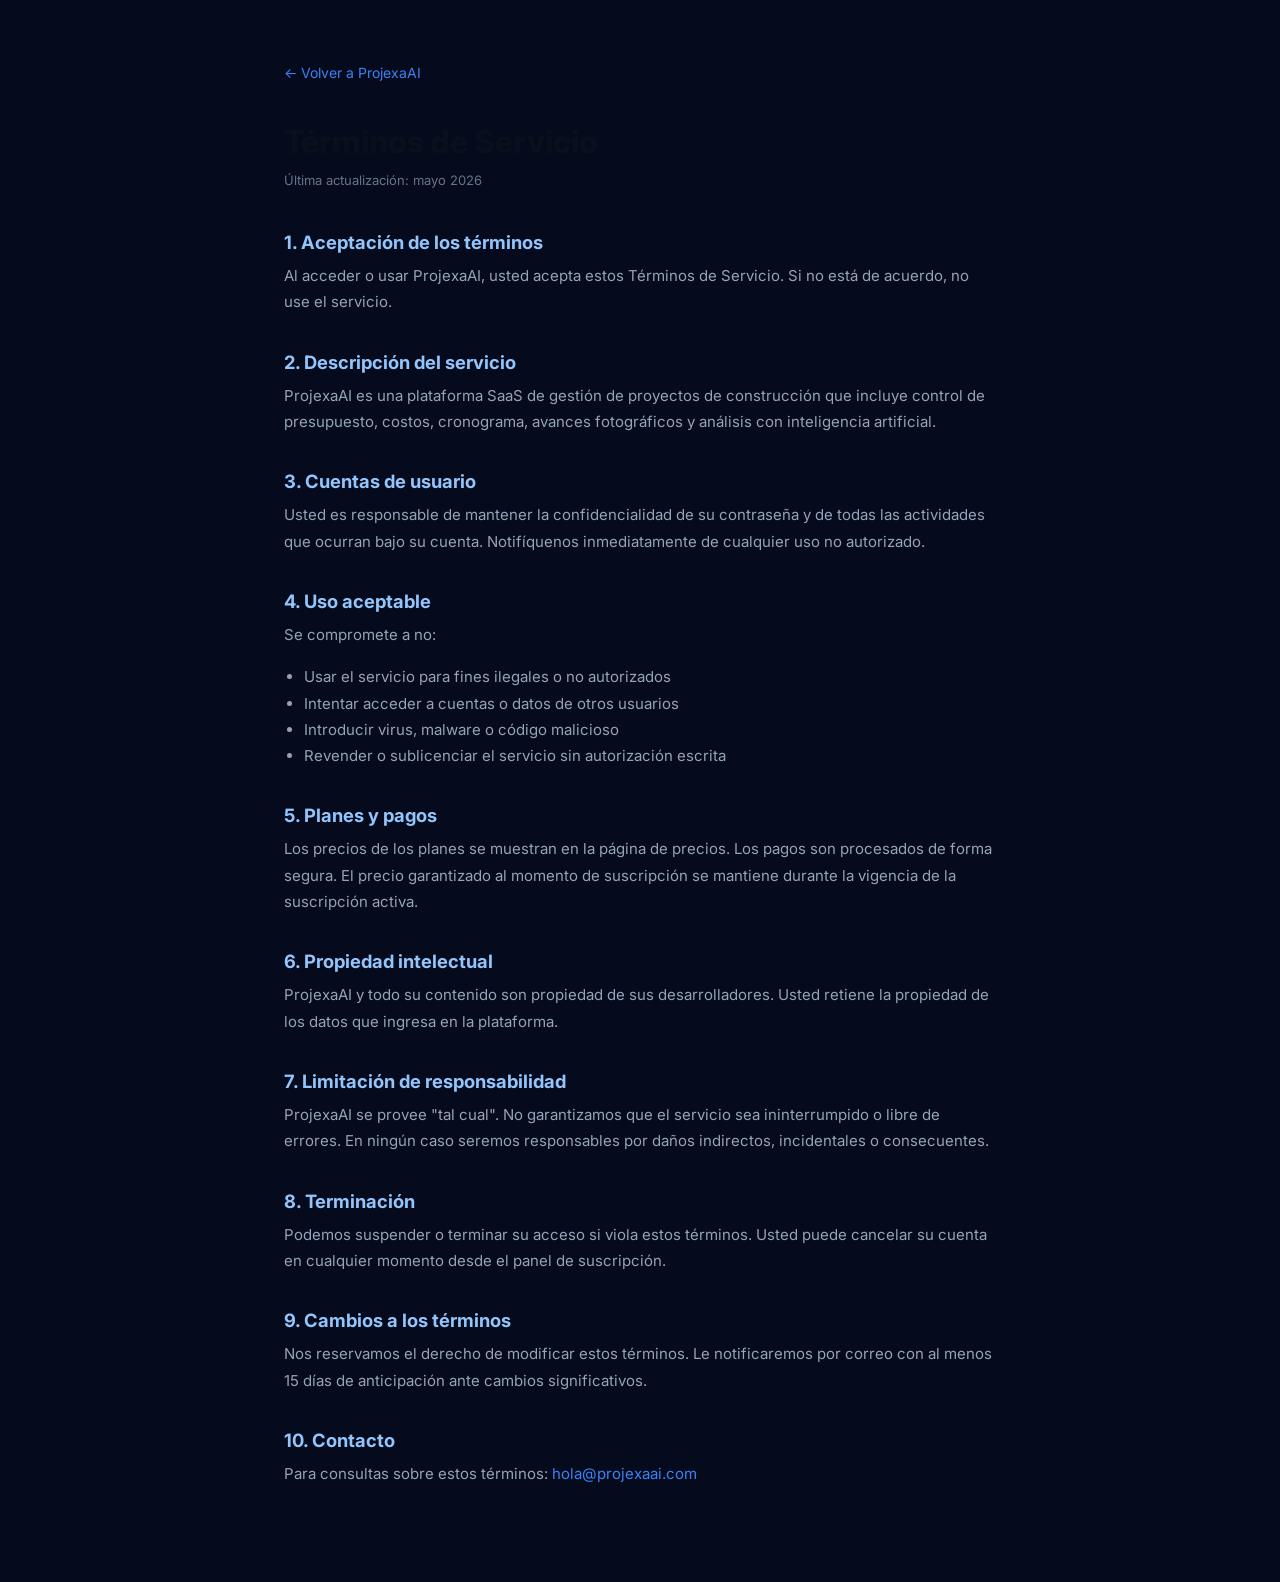
<file: terms.html>
<!DOCTYPE html>
<html lang="es">
<head>
  <meta charset="UTF-8" />
  <meta name="viewport" content="width=device-width, initial-scale=1" />
  <title>Términos de Servicio — ProjexaAI</title>
  <meta name="robots" content="noindex" />
  <link rel="icon" type="image/svg+xml" href="/img/favicon.svg" />
  <link rel="preconnect" href="https://fonts.googleapis.com" />
  <link rel="preconnect" href="https://fonts.gstatic.com" crossorigin />
  <link href="https://fonts.googleapis.com/css2?family=Inter:wght@400;500;600;700&display=swap" rel="stylesheet" />
  <link rel="stylesheet" href="/css/styles.css" />
  <style>
    body { font-family: 'Inter', sans-serif; background: #050b1c; color: #e2e8f0; margin: 0; padding: 0; }
    .legal-wrap { max-width: 760px; margin: 0 auto; padding: 60px 24px 80px; }
    .legal-back { display: inline-flex; align-items: center; gap: 8px; color: #3b82f6; text-decoration: none; font-size: 14px; margin-bottom: 40px; }
    .legal-back:hover { text-decoration: underline; }
    h1 { font-size: 2rem; font-weight: 800; margin-bottom: 8px; }
    .legal-date { color: #64748b; font-size: 13px; margin-bottom: 40px; }
    h2 { font-size: 1.15rem; font-weight: 700; margin-top: 36px; margin-bottom: 10px; color: #93c5fd; }
    p, li { line-height: 1.75; color: #94a3b8; font-size: 15px; }
    ul { padding-left: 20px; }
    a { color: #3b82f6; }
  </style>
</head>
<body>
<div class="legal-wrap">
  <a href="/" class="legal-back">← Volver a ProjexaAI</a>
  <h1>Términos de Servicio</h1>
  <p class="legal-date">Última actualización: mayo 2026</p>

  <h2>1. Aceptación de los términos</h2>
  <p>Al acceder o usar ProjexaAI, usted acepta estos Términos de Servicio. Si no está de acuerdo, no use el servicio.</p>

  <h2>2. Descripción del servicio</h2>
  <p>ProjexaAI es una plataforma SaaS de gestión de proyectos de construcción que incluye control de presupuesto, costos, cronograma, avances fotográficos y análisis con inteligencia artificial.</p>

  <h2>3. Cuentas de usuario</h2>
  <p>Usted es responsable de mantener la confidencialidad de su contraseña y de todas las actividades que ocurran bajo su cuenta. Notifíquenos inmediatamente de cualquier uso no autorizado.</p>

  <h2>4. Uso aceptable</h2>
  <p>Se compromete a no:</p>
  <ul>
    <li>Usar el servicio para fines ilegales o no autorizados</li>
    <li>Intentar acceder a cuentas o datos de otros usuarios</li>
    <li>Introducir virus, malware o código malicioso</li>
    <li>Revender o sublicenciar el servicio sin autorización escrita</li>
  </ul>

  <h2>5. Planes y pagos</h2>
  <p>Los precios de los planes se muestran en la página de precios. Los pagos son procesados de forma segura. El precio garantizado al momento de suscripción se mantiene durante la vigencia de la suscripción activa.</p>

  <h2>6. Propiedad intelectual</h2>
  <p>ProjexaAI y todo su contenido son propiedad de sus desarrolladores. Usted retiene la propiedad de los datos que ingresa en la plataforma.</p>

  <h2>7. Limitación de responsabilidad</h2>
  <p>ProjexaAI se provee "tal cual". No garantizamos que el servicio sea ininterrumpido o libre de errores. En ningún caso seremos responsables por daños indirectos, incidentales o consecuentes.</p>

  <h2>8. Terminación</h2>
  <p>Podemos suspender o terminar su acceso si viola estos términos. Usted puede cancelar su cuenta en cualquier momento desde el panel de suscripción.</p>

  <h2>9. Cambios a los términos</h2>
  <p>Nos reservamos el derecho de modificar estos términos. Le notificaremos por correo con al menos 15 días de anticipación ante cambios significativos.</p>

  <h2>10. Contacto</h2>
  <p>Para consultas sobre estos términos: <a href="mailto:hola@projexaai.com">hola@projexaai.com</a></p>
</div>
</body>
</html>
</file>
<file: css/styles.css>
/* ==========================================================================
   ProjexaAI Landing — Design System v2
   Navy dark hero · Modales de features · Tour animado · Inter
   ========================================================================== */

:root {
  --primary: #1e40af;
  --primary-hover: #1e3a8a;
  --primary-soft: #dde7ff;
  --accent: #0891b2;
  --accent-soft: #cffafe;
  --navy: #050b1c;
  --navy-2: #0c1730;
  --navy-3: #1a2848;
  --purple: #6d28d9;
  --success: #047857;
  --warning: #d97706;
  --danger: #b91c1c;
  --bg: #ffffff;
  --bg-soft: #f6f8fc;
  --bg-deep: #eef2f9;
  --border: #e2e8f0;
  --border-strong: #cbd5e1;
  --text: #0a0f1d;
  --text-2: #1f2a44;
  --text-muted: #4a5876;
  --text-faint: #7a8499;
  --shadow-sm: 0 1px 3px rgba(8,14,32,.07), 0 1px 2px rgba(8,14,32,.05);
  --shadow: 0 4px 12px -2px rgba(8,14,32,.10), 0 2px 6px -2px rgba(8,14,32,.06);
  --shadow-lg: 0 24px 48px -12px rgba(8,14,32,.22), 0 10px 18px -6px rgba(8,14,32,.10);
  --shadow-xl: 0 40px 80px -20px rgba(8,14,32,.35);
  --radius-sm: 8px; --radius: 12px; --radius-lg: 18px; --radius-xl: 24px;
  --font: 'Inter', -apple-system, BlinkMacSystemFont, 'Segoe UI', Roboto, sans-serif;
}

/* ── Reset & Base ──────────────────────────────────────────────── */
*, *::before, *::after { box-sizing: border-box; }
html { scroll-behavior: smooth; font-size: 16px; }
html, body { margin: 0; padding: 0; }
body { font-family: var(--font); background: var(--bg); color: var(--text); line-height: 1.6; -webkit-font-smoothing: antialiased; }
a { color: var(--primary); text-decoration: none; }
h1,h2,h3,h4 { margin: 0 0 .5em; line-height: 1.15; font-weight: 700; color: var(--text); }
p { margin: 0 0 1em; color: var(--text-2); }
img { display: block; max-width: 100%; }

.container { width: 100%; max-width: 1180px; margin: 0 auto; padding: 0 24px; }
.container-narrow { max-width: 820px; }

/* ── Reveal animations ─────────────────────────────────────────── */
[data-reveal], [data-reveal-delay] {
  opacity: 0; transform: translateY(28px);
  transition: opacity .65s ease, transform .65s ease;
}
[data-reveal-delay] { transition-delay: .18s; }
[data-reveal].visible, [data-reveal-delay].visible { opacity: 1; transform: none; }

/* ── Buttons ────────────────────────────────────────────────────── */
.btn {
  display: inline-flex; align-items: center; gap: 8px;
  padding: 10px 20px; border-radius: var(--radius-sm);
  font-weight: 600; font-size: 15px; border: 1.5px solid transparent;
  cursor: pointer; white-space: nowrap; line-height: 1.2; font-family: var(--font);
  transition: transform .12s, box-shadow .15s, background .15s, color .15s, border-color .15s;
}
.btn:hover { transform: translateY(-1px); }
.btn-cta {
  background: linear-gradient(135deg, #1e40af 0%, #0891b2 100%);
  color: #fff; box-shadow: 0 4px 14px rgba(30,64,175,.35);
}
.btn-cta:hover { box-shadow: 0 6px 20px rgba(30,64,175,.45); color: #fff; }
.btn-ghost { background: transparent; color: var(--text-2); }
.btn-ghost:hover { background: var(--bg-soft); color: var(--text); }
.btn-outline { background: #fff; color: var(--text); border-color: var(--border-strong); }
.btn-outline:hover { border-color: var(--primary); color: var(--primary); }
.btn-outline-light { background: rgba(255,255,255,.08); color: #fff; border-color: rgba(255,255,255,.25); backdrop-filter: blur(4px); }
.btn-outline-light:hover { background: rgba(255,255,255,.15); color: #fff; }
.btn-xl { padding: 15px 28px; font-size: 16px; border-radius: var(--radius); }
.btn-block { width: 100%; justify-content: center; }

/* ── Topbar ─────────────────────────────────────────────────────── */
.topbar {
  position: sticky; top: 0; z-index: 200;
  transition: background .3s, box-shadow .3s, border-color .3s;
  border-bottom: 1px solid transparent;
}
.topbar.light {
  background: rgba(255,255,255,.9);
  backdrop-filter: saturate(180%) blur(14px);
  -webkit-backdrop-filter: saturate(180%) blur(14px);
  border-color: var(--border);
  box-shadow: var(--shadow-sm);
}
.topbar.dark {
  background: rgba(5,11,28,.85);
  backdrop-filter: blur(12px);
  -webkit-backdrop-filter: blur(12px);
  border-color: rgba(255,255,255,.07);
}
.topbar-inner { display: flex; align-items: center; justify-content: space-between; height: 68px; gap: 20px; }

.brand-link { display: flex; align-items: center; }
.logo { height: 38px; width: auto; }
.topbar.light .logo-dark { display: none; }
.topbar.light .logo-light { display: block; }
.topbar.dark .logo-light { display: none; }
.topbar.dark .logo-dark { display: block; }

.topnav { display: flex; gap: 28px; }
.topnav a { font-weight: 500; font-size: 15px; transition: color .15s; }
.topbar.light .topnav a { color: var(--text-2); }
.topbar.light .topnav a:hover { color: var(--primary); }
.topbar.dark .topnav a { color: rgba(255,255,255,.75); }
.topbar.dark .topnav a:hover { color: #fff; }
.topbar-actions { display: flex; align-items: center; gap: 10px; }

.lang-switch { display: inline-flex; border: 1px solid var(--border); border-radius: 999px; padding: 3px; background: var(--bg-soft); }
.topbar.dark .lang-switch { border-color: rgba(255,255,255,.15); background: rgba(255,255,255,.06); }
.lang-btn { background: transparent; border: 0; padding: 5px 10px; font-size: 12px; font-weight: 600; color: var(--text-muted); border-radius: 999px; cursor: pointer; font-family: var(--font); transition: all .15s; }
.topbar.dark .lang-btn { color: rgba(255,255,255,.5); }
.lang-btn.active { background: #fff; color: var(--primary); box-shadow: var(--shadow-sm); }
.topbar.dark .lang-btn.active { background: rgba(255,255,255,.15); color: #fff; }
.topbar.light .btn-ghost { color: var(--text-2); }
.topbar.dark .btn-ghost { color: rgba(255,255,255,.8); }
.topbar.dark .btn-ghost:hover { background: rgba(255,255,255,.1); color: #fff; }

.mobile-toggle { display: none; background: transparent; border: 1px solid var(--border); width: 40px; height: 40px; border-radius: var(--radius-sm); color: var(--text); cursor: pointer; font-size: 18px; }
.topbar.dark .mobile-toggle { border-color: rgba(255,255,255,.2); color: #fff; }

/* ── HERO ───────────────────────────────────────────────────────── */
.hero {
  position: relative; overflow: hidden;
  background: var(--navy);
  padding: 80px 0 0;
  color: #fff;
}
.hero-bg { position: absolute; inset: 0; pointer-events: none; overflow: hidden; }
.orb {
  position: absolute; border-radius: 50%;
  filter: blur(80px); opacity: .45;
  animation: drift 12s ease-in-out infinite alternate;
}
.hero .orb-1 { width: 600px; height: 600px; background: radial-gradient(circle, #1e40af 0%, transparent 70%); top: -200px; right: -100px; animation-delay: 0s; }
.hero .orb-2 { width: 500px; height: 500px; background: radial-gradient(circle, #0891b2 0%, transparent 70%); bottom: -100px; left: -100px; animation-delay: -4s; }
.hero .orb-3 { width: 350px; height: 350px; background: radial-gradient(circle, #6d28d9 0%, transparent 70%); top: 30%; left: 35%; animation-delay: -8s; opacity: .25; }
@keyframes drift { 0% { transform: translate(0,0) scale(1); } 100% { transform: translate(40px,30px) scale(1.08); } }

.blueprint-grid {
  position: absolute; inset: 0;
  background-image:
    linear-gradient(rgba(30,64,175,.06) 1px, transparent 1px),
    linear-gradient(90deg, rgba(30,64,175,.06) 1px, transparent 1px);
  background-size: 40px 40px;
}

.hero-inner {
  position: relative; z-index: 2;
  display: grid; grid-template-columns: 1fr 1fr; gap: 56px; align-items: center;
}
.eyebrow {
  display: inline-flex; align-items: center; gap: 10px;
  padding: 6px 14px; border-radius: 999px;
  background: rgba(255,255,255,.08); border: 1px solid rgba(255,255,255,.12);
  font-size: 13px; font-weight: 500; color: rgba(255,255,255,.75);
  margin-bottom: 24px; backdrop-filter: blur(4px);
}
.eyebrow-dot { width: 7px; height: 7px; border-radius: 50%; background: #22d3ee; box-shadow: 0 0 8px #22d3ee; animation: pulse 2s infinite; }
@keyframes pulse { 0%,100%{opacity:1;transform:scale(1)} 50%{opacity:.6;transform:scale(1.3)} }

.hero-title {
  font-size: clamp(32px, 4.5vw, 54px);
  font-weight: 900; letter-spacing: -.03em; line-height: 1.05;
  color: #fff; margin-bottom: 20px;
}
.hero-grad {
  background: linear-gradient(120deg, #60a5fa 0%, #22d3ee 50%, #a78bfa 100%);
  -webkit-background-clip: text; background-clip: text; color: transparent;
}
.hero-lead { font-size: 17px; color: rgba(255,255,255,.65); margin-bottom: 32px; max-width: 520px; line-height: 1.7; }
.hero-cta { display: flex; gap: 12px; flex-wrap: wrap; margin-bottom: 28px; }
.hero-pills { display: flex; flex-wrap: wrap; gap: 18px; font-size: 13px; color: rgba(255,255,255,.5); }
.hero-pills span { display: flex; align-items: center; gap: 7px; }
.hero-pills i { color: #34d399; }

/* App frame mockup */
.hero-visual { position: relative; z-index: 2; }
.app-frame {
  display: flex;
  background: #fff;
  border-radius: var(--radius-xl);
  overflow: hidden;
  box-shadow: var(--shadow-xl), 0 0 0 1px rgba(255,255,255,.1);
  transform: perspective(1400px) rotateY(-3deg) rotateX(1.5deg);
  transition: transform .4s ease;
  border: 1px solid rgba(255,255,255,.08);
}
.app-frame:hover { transform: perspective(1400px) rotateY(-1deg) rotateX(.5deg); }

.app-sidebar { width: 52px; background: var(--navy); display: flex; flex-direction: column; align-items: center; padding: 14px 0; gap: 4px; flex-shrink: 0; }
.app-brand { margin-bottom: 12px; }
.app-logo-dot { width: 32px; height: 32px; border-radius: 8px; background: linear-gradient(135deg, var(--navy-2), var(--primary)); color: #fff; display: flex; align-items: center; justify-content: center; font-weight: 800; font-size: 16px; }
.app-nav-items { display: flex; flex-direction: column; gap: 2px; width: 100%; align-items: center; }
.app-nav-item { width: 36px; height: 36px; border-radius: 8px; display: flex; align-items: center; justify-content: center; color: rgba(255,255,255,.35); font-size: 14px; cursor: pointer; }
.app-nav-item.active { background: rgba(30,64,175,.5); color: #60a5fa; }

.app-main { flex: 1; display: flex; flex-direction: column; min-width: 0; }
.app-topbar { height: 42px; border-bottom: 1px solid var(--border); display: flex; align-items: center; justify-content: space-between; padding: 0 14px; flex-shrink: 0; }
.app-breadcrumb { font-size: 12px; color: var(--text-muted); }
.app-breadcrumb span { color: var(--primary); font-weight: 600; }
.app-topbar-right { display: flex; align-items: center; gap: 8px; }
.app-badge { font-size: 10px; font-weight: 700; padding: 2px 8px; border-radius: 999px; }
.app-badge.green { background: #d1fae5; color: #047857; }
.app-avatar { width: 26px; height: 26px; border-radius: 50%; background: linear-gradient(135deg, var(--primary), var(--accent)); color: #fff; font-size: 9px; font-weight: 700; display: flex; align-items: center; justify-content: center; }

.app-content { padding: 12px; flex: 1; }
.evm-strip { display: grid; grid-template-columns: repeat(5,1fr); gap: 6px; margin-bottom: 10px; }
.evm-kpi { border-radius: 8px; padding: 8px; }
.evm-k { font-size: 9px; font-weight: 700; text-transform: uppercase; letter-spacing: .5px; color: var(--text-muted); }
.evm-v { font-size: 16px; font-weight: 800; margin-top: 2px; }
.evm-kpi.blue { background: #dbeafe; } .evm-kpi.blue .evm-v { color: var(--primary); }
.evm-kpi.teal { background: #cffafe; } .evm-kpi.teal .evm-v { color: var(--accent); }
.evm-kpi.green { background: #d1fae5; } .evm-kpi.green .evm-v { color: var(--success); }
.evm-kpi.amber { background: #fef3c7; } .evm-kpi.amber .evm-v { color: var(--warning); }
.evm-kpi.purple { background: #ede9fe; } .evm-kpi.purple .evm-v { color: var(--purple); }

.dash-chart-row { display: grid; grid-template-columns: 1.2fr 1fr; gap: 8px; }
.dash-chart, .dash-phases { background: var(--bg-soft); border-radius: 8px; padding: 10px; border: 1px solid var(--border); }
.dc-label, .dp-label { font-size: 10px; font-weight: 700; color: var(--text-muted); margin-bottom: 8px; text-transform: uppercase; letter-spacing: .5px; }
.dc-bars { display: flex; align-items: flex-end; gap: 6px; height: 56px; }
.dc-group { display: flex; gap: 2px; align-items: flex-end; flex: 1; }
.dc-bar { flex: 1; border-radius: 3px 3px 0 0; min-height: 4px; }
.b-budget { background: var(--primary); opacity: .5; }
.b-real { background: var(--accent); }
.dc-tag { display: none; }

.dp-row { display: flex; align-items: center; gap: 6px; font-size: 10px; margin-bottom: 5px; }
.dp-row span:first-child { width: 72px; color: var(--text-muted); white-space: nowrap; overflow: hidden; text-overflow: ellipsis; }
.dp-row span:last-child { width: 26px; text-align: right; color: var(--text-2); font-weight: 700; font-size: 10px; }
.dp-progress { flex: 1; height: 6px; background: var(--border); border-radius: 3px; overflow: hidden; }
.dp-progress div { height: 100%; border-radius: 3px; }

/* Hero stat strip */
.hero-stats { position: relative; z-index: 2; margin-top: 48px; border-top: 1px solid rgba(255,255,255,.08); }
.hero-stats-inner { display: grid; grid-template-columns: repeat(4,1fr); }
.hstat { padding: 22px 0; text-align: center; }
.hstat-val { font-size: 22px; font-weight: 800; color: #fff; letter-spacing: -.01em; background: linear-gradient(120deg,#60a5fa,#22d3ee); -webkit-background-clip: text; background-clip: text; color: transparent; }
.hstat-lbl { font-size: 12px; color: rgba(255,255,255,.45); margin-top: 4px; }
.hstat-divider { border-left: 1px solid rgba(255,255,255,.08); margin: 12px 0; }

/* Floaters */
.float-badge {
  position: absolute;
  background: rgba(5,11,28,.85);
  backdrop-filter: blur(12px);
  border: 1px solid rgba(255,255,255,.12);
  border-radius: var(--radius);
  padding: 10px 14px;
  display: flex; align-items: center; gap: 10px;
  box-shadow: var(--shadow-lg);
  z-index: 10;
  animation: floatAnim 4s ease-in-out infinite alternate;
}
.float-badge i { width: 32px; height: 32px; border-radius: 8px; display: flex; align-items: center; justify-content: center; color: #fff; font-size: 14px; }
.float-badge strong { display: block; font-size: 12px; color: #fff; font-weight: 600; }
.float-badge small { font-size: 11px; color: rgba(255,255,255,.5); }
.float-ai { bottom: -16px; left: -20px; }
.float-ai i { background: linear-gradient(135deg, var(--purple), var(--accent)); }
.float-alert { top: -16px; right: -20px; animation-delay: -2s; }
.float-alert i { background: linear-gradient(135deg, #b91c1c, #f97316); }
@keyframes floatAnim { 0%{transform:translateY(0)} 100%{transform:translateY(-8px)} }

/* ── Section commons ────────────────────────────────────────────── */
.section { padding: 96px 0; }
.section-alt { background: var(--bg-soft); }
.section-head { text-align: center; max-width: 760px; margin: 0 auto 56px; }
.kicker { display: inline-block; font-size: 12px; font-weight: 700; letter-spacing: 1px; color: var(--accent); text-transform: uppercase; margin-bottom: 12px; }
.section h2 { font-size: clamp(26px, 3.5vw, 42px); font-weight: 800; letter-spacing: -.025em; margin-bottom: 12px; }
.section-lead { font-size: 17px; color: var(--text-muted); }

/* ── Features grid ──────────────────────────────────────────────── */
.features-grid { display: grid; grid-template-columns: repeat(3,1fr); gap: 16px; }
.feature-card {
  background: #fff;
  border: 1.5px solid var(--border);
  border-radius: var(--radius-lg);
  padding: 28px 24px;
  cursor: pointer;
  transition: transform .2s, box-shadow .2s, border-color .2s;
  outline: none;
}
.feature-card:hover, .feature-card:focus-visible {
  transform: translateY(-4px);
  box-shadow: var(--shadow-lg);
  border-color: var(--primary);
}
.fc-icon { width: 48px; height: 48px; border-radius: 12px; display: flex; align-items: center; justify-content: center; font-size: 20px; color: #fff; margin-bottom: 16px; }
.feat-blue { background: linear-gradient(135deg, var(--primary), #3b82f6); }
.feat-teal { background: linear-gradient(135deg, var(--accent), #06b6d4); }
.feat-purple { background: linear-gradient(135deg, var(--purple), #8b5cf6); }
.feat-amber { background: linear-gradient(135deg, var(--warning), #f59e0b); }
.feat-green { background: linear-gradient(135deg, var(--success), #10b981); }
.feat-red { background: linear-gradient(135deg, var(--danger), #ef4444); }
.feature-card h3 { font-size: 17px; font-weight: 700; margin-bottom: 8px; }
.feature-card p { font-size: 14px; color: var(--text-muted); margin: 0 0 16px; line-height: 1.5; }
.fc-cta { font-size: 13px; font-weight: 600; color: var(--primary); display: flex; align-items: center; gap: 6px; transition: gap .15s; }
.feature-card:hover .fc-cta { gap: 10px; }

/* ── Tour section ───────────────────────────────────────────────── */
.tour-section { background: var(--bg-soft); }
.tour-wrap { display: flex; flex-direction: column; gap: 0; }
.tour-nav { display: flex; gap: 6px; flex-wrap: wrap; margin-bottom: 20px; justify-content: center; }
.tour-tab {
  padding: 8px 18px; border-radius: 999px;
  border: 1.5px solid var(--border);
  background: #fff; color: var(--text-muted);
  font-size: 13px; font-weight: 600; cursor: pointer;
  font-family: var(--font);
  transition: all .15s;
}
.tour-tab.active, .tour-tab:hover { background: var(--primary); color: #fff; border-color: var(--primary); }

.tour-stage { position: relative; }
.tour-slides { position: relative; }
.tour-slide { display: none; }
.tour-slide.active { display: flex; flex-direction: column; gap: 0; }

/* Browser mockup */
.ts-browser {
  background: #fff;
  border-radius: var(--radius-xl) var(--radius-xl) 0 0;
  border: 1.5px solid var(--border);
  border-bottom: none;
  overflow: hidden;
  box-shadow: var(--shadow-lg);
}
.ts-bar {
  background: var(--bg-deep);
  border-bottom: 1px solid var(--border);
  padding: 10px 14px;
  display: flex; align-items: center; gap: 6px;
}
.ts-dot { width: 10px; height: 10px; border-radius: 50%; flex-shrink: 0; }
.ts-dot.r { background: #ef4444; } .ts-dot.y { background: #eab308; } .ts-dot.g { background: #22c55e; }
.ts-url { margin-left: 12px; font-size: 11px; color: var(--text-faint); background: #fff; padding: 3px 10px; border-radius: 6px; border: 1px solid var(--border); font-family: monospace; }
.ts-screen { display: flex; height: 360px; }

/* App sidebar in tour */
.ts-sidebar {
  width: 140px; background: var(--navy); display: flex; flex-direction: column; gap: 2px;
  padding: 12px 8px; flex-shrink: 0;
}
.ts-logo { width: 30px; height: 30px; border-radius: 7px; background: linear-gradient(135deg, var(--navy-2), var(--primary)); color: #fff; font-weight: 800; font-size: 15px; display: flex; align-items: center; justify-content: center; margin: 0 auto 14px; }
.ts-navg { display: flex; align-items: center; gap: 8px; padding: 8px 10px; border-radius: 8px; color: rgba(255,255,255,.4); font-size: 12px; cursor: pointer; }
.ts-navg i { width: 16px; text-align: center; flex-shrink: 0; }
.ts-navg.active { background: rgba(30,64,175,.45); color: #93c5fd; }

/* App main area in tour */
.ts-main { flex: 1; display: flex; flex-direction: column; overflow: hidden; }
.ts-toprow { display: flex; align-items: center; justify-content: space-between; padding: 10px 14px; border-bottom: 1px solid var(--border); flex-shrink: 0; }
.ts-toprow h4 { margin: 0; font-size: 14px; font-weight: 700; color: var(--text); }
.ts-proj-badge { font-size: 11px; color: var(--text-muted); display: flex; align-items: center; gap: 5px; }
.ts-actions { display: flex; gap: 6px; }
.ts-btn { padding: 5px 12px; border-radius: 6px; font-size: 11px; font-weight: 600; border: 1px solid var(--border); background: #fff; color: var(--text-2); cursor: pointer; font-family: var(--font); }
.ts-btn-primary { background: var(--primary); color: #fff; border-color: var(--primary); }

/* Tour EVM */
.ts-evm-row { display: flex; gap: 6px; padding: 10px 12px; flex-shrink: 0; }
.ts-kpi { flex: 1; padding: 8px; border-radius: 8px; }
.k-lbl { font-size: 9px; font-weight: 700; text-transform: uppercase; letter-spacing: .4px; color: var(--text-muted); }
.k-val { font-size: 18px; font-weight: 800; }
.k-blue { background: #dbeafe; } .k-blue .k-val { color: var(--primary); }
.k-teal { background: #cffafe; } .k-teal .k-val { color: var(--accent); }
.k-green { background: #d1fae5; } .k-green .k-val { color: var(--success); }
.k-amber { background: #fef3c7; } .k-amber .k-val { color: var(--warning); }
.k-red { background: #fee2e2; } .k-red .k-val { color: var(--danger); }

.ts-two-col { display: grid; grid-template-columns: 1.2fr 1fr; gap: 8px; padding: 0 12px 12px; flex: 1; }
.ts-card { background: var(--bg-soft); border-radius: 10px; padding: 10px; border: 1px solid var(--border); }
.ts-card-title { font-size: 10px; font-weight: 700; color: var(--text-muted); text-transform: uppercase; letter-spacing: .5px; margin-bottom: 8px; }
.ts-minibars { display: flex; align-items: flex-end; gap: 5px; height: 50px; }
.ts-minibars > div { display: flex; gap: 2px; align-items: flex-end; flex: 1; }
.mb { flex: 1; border-radius: 2px 2px 0 0; min-height: 4px; }
.b-budget { background: var(--primary); opacity: .4; }
.b-real { background: var(--accent); }
.ts-legend { font-size: 9px; color: var(--text-muted); display: flex; align-items: center; gap: 4px; margin-top: 6px; }
.leg-dot { width: 7px; height: 7px; border-radius: 2px; display: inline-block; }
.ts-phase-list { display: flex; flex-direction: column; gap: 6px; }
.ts-phase { display: flex; align-items: center; gap: 6px; font-size: 10px; }
.ts-phase > span:first-child { width: 70px; color: var(--text-muted); white-space: nowrap; overflow: hidden; text-overflow: ellipsis; }
.ts-phase > span:last-child { width: 26px; text-align: right; font-weight: 700; color: var(--text-2); }
.ts-pbar { flex: 1; height: 5px; background: var(--border); border-radius: 3px; overflow: hidden; }
.ts-pbar div { height: 100%; border-radius: 3px; }

/* Gantt in tour */
.ts-gantt-wrap { padding: 0 12px 12px; flex: 1; overflow: hidden; }
.ts-gantt-header { display: flex; align-items: center; border-bottom: 1px solid var(--border); padding-bottom: 6px; margin-bottom: 6px; font-size: 10px; color: var(--text-faint); font-weight: 600; }
.tgh-label { width: 100px; flex-shrink: 0; }
.tgh-months { flex: 1; display: flex; justify-content: space-between; }
.ts-gantt-rows { display: flex; flex-direction: column; gap: 5px; position: relative; }
.tgr { display: flex; align-items: center; gap: 0; height: 26px; position: relative; }
.tgr-name { width: 100px; font-size: 10px; color: var(--text-2); white-space: nowrap; overflow: hidden; text-overflow: ellipsis; flex-shrink: 0; }
.tgr-track { flex: 1; height: 100%; background: var(--bg-deep); border-radius: 4px; position: relative; overflow: hidden; }
.tgr-bar { position: absolute; top: 4px; bottom: 4px; background: linear-gradient(90deg, var(--primary), var(--accent)); border-radius: 3px; }
.tgr-bar.critical { background: linear-gradient(90deg, var(--danger), #f97316); }
.critical-tag { position: absolute; right: 4px; top: 50%; transform: translateY(-50%); font-size: 8px; font-weight: 700; color: #fff; background: rgba(185,28,28,.7); padding: 1px 5px; border-radius: 3px; white-space: nowrap; }
.tgr-pct { width: 32px; text-align: right; font-size: 10px; font-weight: 700; color: var(--text-muted); flex-shrink: 0; }
.today-line { display: none; }

/* IA in tour */
.ts-ia-wrap { display: grid; grid-template-columns: 1fr 1.1fr; gap: 10px; padding: 10px 12px 12px; flex: 1; overflow: hidden; }
.ts-upload-zone { background: var(--bg-soft); border: 1.5px dashed var(--border-strong); border-radius: 10px; padding: 12px; text-align: center; margin-bottom: 8px; }
.ts-upload-zone i { font-size: 22px; color: var(--primary); margin-bottom: 4px; }
.ts-upload-name { font-size: 10px; font-weight: 600; color: var(--text-2); white-space: nowrap; overflow: hidden; text-overflow: ellipsis; }
.ts-upload-status { font-size: 10px; font-weight: 700; margin-top: 4px; display: flex; align-items: center; justify-content: center; gap: 4px; }
.ts-upload-status.ok { color: var(--success); }
.ts-ia-prompt { display: flex; flex-direction: column; gap: 6px; overflow: hidden; }
.ts-ia-msg { font-size: 10px; padding: 6px 9px; border-radius: 8px; line-height: 1.4; max-width: 90%; }
.ts-ia-msg.sys { background: var(--bg-deep); color: var(--text-2); align-self: flex-start; }
.ts-ia-msg.usr { background: var(--primary); color: #fff; align-self: flex-end; }
.ts-ia-msg.thinking { background: var(--bg-deep); display: flex; align-items: center; gap: 4px; padding: 8px 12px; }
.ts-ia-msg.thinking span { width: 6px; height: 6px; border-radius: 50%; background: var(--accent); animation: thinking .9s ease-in-out infinite alternate; }
.ts-ia-msg.thinking span:nth-child(2) { animation-delay: .15s; }
.ts-ia-msg.thinking span:nth-child(3) { animation-delay: .3s; }
@keyframes thinking { 0%{opacity:.3;transform:translateY(0)} 100%{opacity:1;transform:translateY(-4px)} }
.ts-ia-right { display: flex; flex-direction: column; }
.ts-ia-table-title { font-size: 11px; font-weight: 700; color: var(--text-2); margin-bottom: 6px; display: flex; align-items: center; gap: 6px; }
.ts-badge-new { font-size: 9px; font-weight: 700; padding: 2px 6px; border-radius: 4px; background: linear-gradient(135deg, var(--purple), var(--accent)); color: #fff; }
.ts-ia-table { border: 1px solid var(--border); border-radius: 8px; overflow: hidden; font-size: 10px; }
.ts-ia-row { display: grid; grid-template-columns: 1fr 40px 40px; padding: 5px 8px; border-bottom: 1px solid var(--border); }
.ts-ia-row:last-child { border-bottom: none; }
.ts-ia-row.h { background: var(--bg-deep); font-weight: 700; color: var(--text-muted); font-size: 9px; text-transform: uppercase; letter-spacing: .4px; }
.ts-ia-row span { white-space: nowrap; overflow: hidden; text-overflow: ellipsis; }
.ts-ia-row span:not(:first-child) { text-align: right; }

/* Costs in tour */
.ts-cost-summary { display: grid; grid-template-columns: repeat(4,1fr); gap: 8px; padding: 10px 12px; flex-shrink: 0; }
.ts-cs { background: var(--bg-soft); border: 1px solid var(--border); border-radius: 8px; padding: 8px 10px; }
.ts-cs-lbl { font-size: 9px; text-transform: uppercase; letter-spacing: .5px; font-weight: 700; color: var(--text-faint); margin-bottom: 3px; }
.ts-cs-val { font-size: 16px; font-weight: 800; }
.ts-cs-val.navy { color: var(--navy); } .ts-cs-val.blue { color: var(--primary); }
.ts-cs-val.green { color: var(--success); } .ts-cs-val.amber { color: var(--warning); }
.ts-cost-table { flex: 1; margin: 0 12px 12px; border: 1px solid var(--border); border-radius: 8px; overflow: hidden; font-size: 10px; }
.tct-row { display: grid; grid-template-columns: 1fr 80px 80px 64px; padding: 6px 10px; border-bottom: 1px solid var(--border); }
.tct-row:last-child { border-bottom: none; }
.tct-row.h { background: var(--bg-deep); font-weight: 700; color: var(--text-muted); font-size: 9px; text-transform: uppercase; }
.tct-cat { font-weight: 600; padding: 1px 6px; border-radius: 4px; font-size: 9px; display: inline-flex; align-items: center; }
.tct-cat.mat { background: #dbeafe; color: var(--primary); }
.tct-cat.lab { background: #fef3c7; color: var(--warning); }
.tct-cat.eq { background: #ede9fe; color: var(--purple); }

/* Bitácora in tour */
.ts-bita-list { flex: 1; overflow-y: auto; padding: 10px 12px; display: flex; flex-direction: column; gap: 10px; }
.ts-bita-entry { border: 1px solid var(--border); border-radius: 10px; overflow: hidden; }
.ts-bita-date { font-size: 10px; font-weight: 600; color: var(--text-muted); padding: 6px 10px; background: var(--bg-soft); border-bottom: 1px solid var(--border); }
.ts-bita-body { display: flex; gap: 10px; padding: 10px; }
.ts-bita-photos { display: flex; gap: 4px; flex-shrink: 0; }
.ts-photo { width: 44px; height: 44px; border-radius: 6px; display: flex; align-items: center; justify-content: center; font-size: 10px; font-weight: 700; color: #fff; }
.ts-photo.p1 { background: linear-gradient(135deg, #0891b2, #06b6d4); }
.ts-photo.p2 { background: linear-gradient(135deg, #1e40af, #3b82f6); }
.ts-photo.p3 { background: linear-gradient(135deg, #6d28d9, #8b5cf6); font-size: 11px; }
.ts-bita-text { flex: 1; min-width: 0; }
.ts-bita-title { font-size: 11px; font-weight: 700; color: var(--text); margin-bottom: 3px; }
.ts-bita-text p { font-size: 10px; color: var(--text-muted); margin: 0 0 5px; line-height: 1.4; white-space: nowrap; overflow: hidden; text-overflow: ellipsis; }
.ts-bita-tags { display: flex; gap: 4px; flex-wrap: wrap; }
.ts-bita-tags span { font-size: 9px; font-weight: 600; padding: 2px 7px; border-radius: 4px; background: var(--bg-deep); color: var(--text-muted); }

/* Projects in tour */
.ts-proj-grid { display: grid; grid-template-columns: repeat(3,1fr); gap: 10px; padding: 12px; flex: 1; }
.ts-proj-card { border: 1.5px solid var(--border); border-radius: 10px; padding: 12px; transition: all .15s; }
.ts-proj-card.active-proj { border-color: var(--primary); box-shadow: 0 0 0 3px var(--primary-soft); }
.ts-pcard-top { display: flex; align-items: flex-start; justify-content: space-between; margin-bottom: 10px; gap: 6px; }
.ts-pcard-name { font-size: 11px; font-weight: 700; color: var(--text); line-height: 1.3; }
.ts-pbadge { font-size: 9px; font-weight: 700; padding: 2px 7px; border-radius: 999px; white-space: nowrap; }
.ts-pbadge.on { background: #d1fae5; color: var(--success); }
.ts-pbadge.plan { background: var(--primary-soft); color: var(--primary); }
.ts-pcard-stat { display: flex; align-items: center; justify-content: space-between; margin-bottom: 5px; font-size: 10px; color: var(--text-muted); }
.ts-pcard-stat strong { font-size: 14px; font-weight: 800; color: var(--text); }
.ts-pcard-bar { height: 5px; background: var(--border); border-radius: 3px; overflow: hidden; margin-bottom: 8px; }
.ts-pcard-bar div { height: 100%; border-radius: 3px; }
.ts-pcard-meta { font-size: 9px; color: var(--text-faint); }

/* Tour controls */
.tour-controls { display: flex; align-items: center; justify-content: center; gap: 16px; padding: 16px; background: #fff; border: 1.5px solid var(--border); border-top: none; border-radius: 0 0 var(--radius-xl) var(--radius-xl); }
.tour-prev, .tour-next { width: 36px; height: 36px; border-radius: 50%; border: 1.5px solid var(--border); background: #fff; color: var(--text); cursor: pointer; display: flex; align-items: center; justify-content: center; font-size: 14px; transition: all .15s; }
.tour-prev:hover, .tour-next:hover { background: var(--primary); color: #fff; border-color: var(--primary); }
.tour-dots { display: flex; gap: 6px; }
.tdot { width: 8px; height: 8px; border-radius: 50%; border: none; background: var(--border); cursor: pointer; transition: all .2s; padding: 0; }
.tdot.active { background: var(--primary); width: 24px; border-radius: 4px; }

.tour-caption {
  background: linear-gradient(135deg, var(--navy) 0%, var(--navy-2) 100%);
  padding: 28px 32px; color: #fff;
  border-radius: 0 0 var(--radius-xl) var(--radius-xl);
  display: none;
}
.tour-caption h3 { font-size: 18px; font-weight: 700; color: #fff; margin-bottom: 8px; }
.tour-caption p { font-size: 14px; color: rgba(255,255,255,.65); margin: 0; }

/* ── How it works ───────────────────────────────────────────────── */
.steps { list-style: none; padding: 0; margin: 0; display: grid; grid-template-columns: repeat(3,1fr); gap: 24px; }
.step { background: #fff; border: 1.5px solid var(--border); border-radius: var(--radius-lg); padding: 32px 28px; }
.step-num { width: 46px; height: 46px; border-radius: 50%; background: linear-gradient(135deg, var(--primary), var(--accent)); color: #fff; display: flex; align-items: center; justify-content: center; font-weight: 800; font-size: 20px; margin-bottom: 18px; box-shadow: 0 6px 20px rgba(30,64,175,.3); }
.step h3 { font-size: 18px; margin-bottom: 10px; }
.step p { font-size: 14px; color: var(--text-muted); margin: 0; line-height: 1.6; }

/* ── Pricing ────────────────────────────────────────────────────── */
.pricing-grid { display: grid; grid-template-columns: repeat(4,1fr); gap: 20px; align-items: stretch; }
.plan { background: #fff; border: 1.5px solid var(--border); border-radius: var(--radius-lg); padding: 28px 22px; display: flex; flex-direction: column; position: relative; }
.plan-featured { border: 2px solid var(--primary); box-shadow: var(--shadow-lg); transform: translateY(-8px); }
.plan-badge { position: absolute; top: -14px; left: 50%; transform: translateX(-50%); background: linear-gradient(135deg, var(--primary), var(--accent)); color: #fff; padding: 4px 16px; border-radius: 999px; font-size: 11px; font-weight: 700; letter-spacing: .5px; text-transform: uppercase; white-space: nowrap; }
.plan-badge-promo { background: linear-gradient(135deg, #f59e0b, #ef4444); }
.plan h3 { font-size: 20px; margin-bottom: 6px; }
.price { display: flex; align-items: baseline; gap: 3px; margin-bottom: 2px; }
.price-amount { font-size: 38px; font-weight: 900; letter-spacing: -.02em; }
.price-period { font-size: 14px; color: var(--text-muted); }
.price-original { font-size: 13px; color: #94a3b8; text-decoration: line-through; margin-bottom: 2px; font-weight: 500; }
.price-annual { font-size: 12px; color: #10b981; font-weight: 700; margin-bottom: 10px; }
.price-trial { font-size: 13px; color: #10b981; font-weight: 600; margin-bottom: 8px; }
.plan-desc { font-size: 13px; color: var(--text-muted); margin-bottom: 20px; }
.early-access-banner { display: inline-block; margin-top: 16px; background: linear-gradient(135deg, #fef3c7, #fee2e2); border: 1.5px solid #fbbf24; color: #92400e; padding: 10px 22px; border-radius: 999px; font-size: 14px; font-weight: 500; }
.plan-feats { list-style: none; padding: 0; margin: 0 0 24px; flex: 1; }
.plan-feats li { display: flex; align-items: flex-start; gap: 10px; font-size: 13px; padding: 7px 0; color: var(--text-2); border-bottom: 1px solid var(--border); }
.plan-feats li:last-child { border-bottom: none; }
.plan-feats i { color: var(--success); margin-top: 3px; flex-shrink: 0; font-size: 12px; }

/* ── FAQ ────────────────────────────────────────────────────────── */
.faq-list { display: flex; flex-direction: column; gap: 10px; }
.faq { background: #fff; border: 1.5px solid var(--border); border-radius: var(--radius); padding: 18px 22px; transition: border-color .15s; }
.faq[open] { border-color: var(--primary); }
.faq summary { cursor: pointer; font-weight: 600; font-size: 16px; list-style: none; display: flex; justify-content: space-between; align-items: center; }
.faq summary::-webkit-details-marker { display: none; }
.faq summary::after { content: '+'; font-size: 24px; color: var(--primary); font-weight: 300; line-height: 1; }
.faq[open] summary::after { content: '−'; }
.faq p { margin: 12px 0 0; font-size: 15px; color: var(--text-muted); line-height: 1.7; }

/* ── Final CTA ──────────────────────────────────────────────────── */
.cta-final {
  padding: 100px 0; position: relative; overflow: hidden;
  background: var(--navy);
}
.cta-final .cta-bg { position: absolute; inset: 0; pointer-events: none; }
.cta-final .orb-1 { width: 700px; height: 700px; background: radial-gradient(circle, #1e40af 0%, transparent 70%); top: -300px; left: -200px; position: absolute; border-radius: 50%; filter: blur(80px); opacity: .4; }
.cta-final .orb-2 { width: 500px; height: 500px; background: radial-gradient(circle, #0891b2 0%, transparent 70%); bottom: -200px; right: -100px; position: absolute; border-radius: 50%; filter: blur(80px); opacity: .4; }
.cta-final h2 { font-size: clamp(26px, 4vw, 44px); color: #fff; margin-bottom: 14px; font-weight: 900; letter-spacing: -.025em; }
.cta-final p { font-size: 18px; color: rgba(255,255,255,.6); margin-bottom: 36px; }

/* ── Footer ─────────────────────────────────────────────────────── */
.footer { background: var(--navy); padding: 64px 0 0; }
.footer-inner { display: grid; grid-template-columns: 1.4fr 2fr; gap: 64px; }
.footer-tagline { font-size: 14px; color: #8896b2; margin-top: 14px; max-width: 300px; line-height: 1.6; }
.footer-cols { display: grid; grid-template-columns: repeat(3,1fr); gap: 32px; }
.footer-col h4 { color: #fff; font-size: 12px; font-weight: 700; text-transform: uppercase; letter-spacing: .8px; margin-bottom: 14px; }
.footer-col a { display: block; color: #8896b2; font-size: 14px; padding: 4px 0; }
.footer-col a:hover { color: #fff; }
.footer-bottom { margin-top: 56px; padding: 20px 0; border-top: 1px solid rgba(255,255,255,.06); font-size: 13px; color: #6c7791; }

/* ── Feature Modals ─────────────────────────────────────────────── */
.modal-overlay {
  display: none; position: fixed; inset: 0; z-index: 500;
  background: rgba(5,11,28,.8);
  backdrop-filter: blur(8px);
  align-items: center; justify-content: center;
  padding: 24px;
}
.modal-overlay.open { display: flex; }
.modal-box {
  background: #fff; border-radius: var(--radius-xl);
  max-width: 900px; width: 100%;
  display: grid; grid-template-columns: 1fr 1.4fr;
  overflow: hidden;
  box-shadow: var(--shadow-xl);
  max-height: 90vh;
  position: relative;
  animation: modalIn .25s ease;
}
@keyframes modalIn { from { opacity:0; transform: scale(.95) translateY(12px); } to { opacity:1; transform: none; } }
.modal-close {
  position: absolute; top: 14px; right: 14px; z-index: 10;
  width: 36px; height: 36px; border-radius: 50%;
  border: 1.5px solid var(--border);
  background: #fff; color: var(--text-muted);
  cursor: pointer; font-size: 16px; display: flex; align-items: center; justify-content: center;
  transition: all .15s;
}
.modal-close:hover { background: var(--danger); color: #fff; border-color: var(--danger); }
.modal-left { padding: 36px 32px; display: flex; flex-direction: column; overflow-y: auto; }
.modal-left .ml-kicker { font-size: 11px; font-weight: 700; text-transform: uppercase; letter-spacing: .8px; color: var(--accent); margin-bottom: 10px; }
.modal-left h2 { font-size: 22px; font-weight: 800; margin-bottom: 12px; letter-spacing: -.02em; }
.modal-left .ml-lead { font-size: 15px; color: var(--text-muted); margin-bottom: 22px; line-height: 1.7; }
.modal-left ul { list-style: none; padding: 0; margin: 0 0 28px; display: flex; flex-direction: column; gap: 10px; }
.modal-left li { display: flex; align-items: flex-start; gap: 10px; font-size: 14px; color: var(--text-2); }
.modal-left li i { color: var(--success); margin-top: 3px; flex-shrink: 0; }
.modal-left .ml-cta { margin-top: auto; }
.modal-right { background: var(--navy-2); display: flex; align-items: center; justify-content: center; padding: 24px; overflow-y: auto; }

/* Modal screen mockups */
.mscreen {
  width: 100%; background: #fff; border-radius: var(--radius-lg);
  overflow: hidden; box-shadow: var(--shadow-xl);
  font-size: 11px;
}
.ms-topbar { background: var(--bg-deep); border-bottom: 1px solid var(--border); padding: 8px 12px; display: flex; align-items: center; gap: 6px; }
.ms-dot { width: 9px; height: 9px; border-radius: 50%; }
.ms-dot.r{background:#ef4444;} .ms-dot.y{background:#eab308;} .ms-dot.g{background:#22c55e;}
.ms-title { font-size: 11px; color: var(--text-faint); margin-left: 10px; font-weight: 600; }
.ms-body { padding: 14px; }
.ms-section-title { font-size: 9px; font-weight: 700; text-transform: uppercase; letter-spacing: .5px; color: var(--text-muted); margin: 8px 0 6px; }
.ms-kpi-row { display: grid; grid-template-columns: repeat(4,1fr); gap: 6px; margin-bottom: 10px; }
.ms-kpi { padding: 8px; border-radius: 7px; }
.ms-kl { font-size: 8px; font-weight: 700; text-transform: uppercase; color: var(--text-muted); }
.ms-kv { font-size: 20px; font-weight: 800; }
.ms-kpi.b{background:#dbeafe;} .ms-kpi.b .ms-kv{color:var(--primary);}
.ms-kpi.t{background:#cffafe;} .ms-kpi.t .ms-kv{color:var(--accent);}
.ms-kpi.g{background:#d1fae5;} .ms-kpi.g .ms-kv{color:var(--success);}
.ms-kpi.a{background:#fef3c7;} .ms-kpi.a .ms-kv{color:var(--warning);}
.ms-row { display: flex; align-items: center; justify-content: space-between; padding: 6px 8px; border-bottom: 1px solid var(--border); }
.ms-row:last-child { border-bottom: none; }
.ms-tag { font-size: 9px; font-weight: 700; padding: 2px 7px; border-radius: 4px; }
.ms-tag.blue { background: #dbeafe; color: var(--primary); }
.ms-tag.teal { background: #cffafe; color: var(--accent); }
.ms-tag.amber { background: #fef3c7; color: var(--warning); }
.ms-tag.red { background: #fee2e2; color: var(--danger); }
.ms-bar-row { display: flex; align-items: center; gap: 6px; margin-bottom: 5px; }
.ms-bar-row > span:first-child { width: 80px; color: var(--text-muted); white-space: nowrap; overflow: hidden; text-overflow: ellipsis; }
.ms-bar-row > span:last-child { width: 30px; text-align: right; font-weight: 700; }
.ms-pbar { flex: 1; height: 6px; background: var(--border); border-radius: 3px; overflow: hidden; }
.ms-pbar div { height: 100%; border-radius: 3px; }

/* ══════════════════════════════════════════════════════════════════
   INTERACTIVE DEMO — idemo / idd styles
   ══════════════════════════════════════════════════════════════════ */

/* ── Wrapper & layout ───────────────────────────────────────────── */
.demo-section { background: var(--navy); padding: 96px 0; }
.demo-section .section-head h2 { color: #fff; }
.demo-section .section-head .kicker { color: #22d3ee; }
.demo-section .section-lead { color: rgba(255,255,255,.55); }

.idemo-wrap {
  display: grid;
  grid-template-columns: 260px 1fr;
  gap: 28px;
  align-items: start;
}

/* ── Scene buttons (left rail) ──────────────────────────────────── */
.ids-rail {
  display: flex;
  flex-direction: column;
  gap: 6px;
}

.ids-btn {
  display: flex; align-items: center; gap: 12px;
  padding: 12px 14px;
  border-radius: var(--radius);
  border: 1.5px solid rgba(255,255,255,.07);
  background: rgba(255,255,255,.04);
  color: rgba(255,255,255,.5);
  cursor: pointer; text-align: left;
  font-family: var(--font);
  transition: background .15s, border-color .15s, color .15s;
  position: relative; overflow: hidden;
}
.ids-btn:hover { background: rgba(255,255,255,.08); color: rgba(255,255,255,.8); }
.ids-btn.active {
  background: rgba(30,64,175,.35);
  border-color: rgba(96,165,250,.4);
  color: #fff;
}
.ids-icon {
  width: 36px; height: 36px; border-radius: 9px;
  display: flex; align-items: center; justify-content: center;
  font-size: 15px; color: #fff; flex-shrink: 0;
}
.ids-txt { min-width: 0; flex: 1; }
.ids-txt strong { display: block; font-size: 13px; font-weight: 700; line-height: 1.3; }
.ids-txt span { display: block; font-size: 11px; color: rgba(255,255,255,.4); margin-top: 2px; line-height: 1.3; }
.ids-btn.active .ids-txt span { color: rgba(255,255,255,.55); }

/* scene progress bar inside button */
.ids-prog-wrap {
  position: absolute; bottom: 0; left: 0; right: 0; height: 2px;
  background: rgba(255,255,255,.08);
}
.ids-prog-fill { height: 100%; width: 0%; background: #60a5fa; }

/* ── Browser frame (right side) ─────────────────────────────────── */
.idemo-frame-wrap {
  display: flex;
  flex-direction: column;
  gap: 0;
}

.idemo-browser {
  border-radius: var(--radius-xl) var(--radius-xl) 0 0;
  overflow: hidden;
  box-shadow: var(--shadow-xl), 0 0 0 1px rgba(255,255,255,.06);
  border: 1px solid rgba(255,255,255,.08);
}

.idemo-chrome {
  background: #1a2030;
  border-bottom: 1px solid rgba(255,255,255,.08);
  padding: 10px 14px;
  display: flex; align-items: center; gap: 8px;
}
.idb-dot { width: 11px; height: 11px; border-radius: 50%; flex-shrink: 0; }
.idb-dot.r { background: #ef4444; } .idb-dot.y { background: #eab308; } .idb-dot.g { background: #22c55e; }
.idemo-url-bar {
  flex: 1; margin-left: 10px;
  background: rgba(255,255,255,.06);
  border: 1px solid rgba(255,255,255,.08);
  border-radius: 6px;
  padding: 4px 10px;
  display: flex; align-items: center; gap: 6px;
  font-size: 11px;
}
.idemo-url-bar i { color: #22c55e; font-size: 10px; }
#idemoUrl { color: rgba(255,255,255,.55); font-family: monospace; font-size: 11px; }

/* progress bar under chrome */
.idemo-prog-bar { height: 3px; background: rgba(255,255,255,.06); }
#idemoProgress { height: 100%; width: 0%; background: linear-gradient(90deg, #1e40af, #22d3ee); }

.idemo-screen {
  background: #f6f8fc;
  min-height: 420px;
  max-height: 480px;
  overflow: hidden;
  position: relative;
}

/* ── Controls bar ───────────────────────────────────────────────── */
.idemo-controls-bar {
  background: #111827;
  border: 1px solid rgba(255,255,255,.07);
  border-top: none;
  border-radius: 0 0 var(--radius-xl) var(--radius-xl);
  padding: 12px 20px;
  display: flex; align-items: center; justify-content: space-between;
  gap: 12px;
}
.idemo-dots { display: flex; gap: 6px; }
.idemo-dot {
  width: 8px; height: 8px; border-radius: 50%;
  background: rgba(255,255,255,.2); border: none; padding: 0; cursor: pointer;
  transition: all .2s;
}
.idemo-dot.active { background: #60a5fa; width: 22px; border-radius: 4px; }
.idemo-ctrl {
  width: 32px; height: 32px; border-radius: 50%;
  border: 1px solid rgba(255,255,255,.12);
  background: rgba(255,255,255,.06);
  color: rgba(255,255,255,.7); cursor: pointer;
  display: flex; align-items: center; justify-content: center;
  font-size: 12px; transition: all .15s;
}
.idemo-ctrl:hover { background: rgba(255,255,255,.14); color: #fff; }
.idemo-ctrl-group { display: flex; gap: 6px; align-items: center; }

.idemo-cta-row {
  display: flex; justify-content: center;
  margin-top: 32px;
}

/* ══ IDD (in-demo) app styles ════════════════════════════════════ */
.idd-layout {
  display: flex; height: 100%; min-height: 420px; font-family: var(--font);
}

/* sidebar */
.idd-side {
  width: 140px; background: var(--navy); flex-shrink: 0;
  display: flex; flex-direction: column; gap: 2px;
  padding: 12px 8px;
}
.idd-logo {
  width: 30px; height: 30px; border-radius: 7px;
  background: linear-gradient(135deg, var(--navy-2), var(--primary));
  color: #fff; font-weight: 800; font-size: 15px;
  display: flex; align-items: center; justify-content: center;
  margin: 0 auto 14px;
}
.idd-nav {
  display: flex; align-items: center; gap: 7px;
  padding: 7px 9px; border-radius: 7px;
  color: rgba(255,255,255,.38); font-size: 11px; cursor: default;
}
.idd-nav i { width: 14px; text-align: center; flex-shrink: 0; }
.idd-nav.active { background: rgba(30,64,175,.4); color: #93c5fd; }

/* main area */
.idd-main {
  flex: 1; display: flex; flex-direction: column;
  overflow: hidden; background: #f6f8fc;
}
.idd-toprow {
  display: flex; align-items: center; justify-content: space-between;
  padding: 10px 16px; border-bottom: 1px solid var(--border);
  background: #fff; flex-shrink: 0;
}
.idd-page-title { margin: 0; font-size: 13px; font-weight: 700; color: var(--text); }
.idd-proj-name  { font-size: 10px; color: var(--text-muted); display: flex; align-items: center; gap: 4px; }
.idd-status-badge { font-size: 10px; font-weight: 700; padding: 3px 10px; border-radius: 999px; background: #d1fae5; color: #047857; }
.idd-btn-pri { padding: 5px 12px; border-radius: 6px; font-size: 11px; font-weight: 600; border: none; background: var(--primary); color: #fff; cursor: pointer; font-family: var(--font); display:flex;align-items:center;gap:5px; }
.idd-btn-sec { padding: 5px 12px; border-radius: 6px; font-size: 11px; font-weight: 600; border: 1px solid var(--border); background: #fff; color: var(--text-2); cursor: pointer; font-family: var(--font); }
.idd-btn-pulse { animation: btnPulse .35s ease; }
@keyframes btnPulse { 0%{transform:scale(1)} 50%{transform:scale(.92)} 100%{transform:scale(1)} }

/* ── Scene 0: KPIs + charts ─────────────────────────────────────── */
.idd-kpis {
  display: flex; gap: 6px; padding: 10px 12px;
  flex-shrink: 0; flex-wrap: wrap;
}
.idd-kpi { flex: 1; min-width: 0; padding: 8px 10px; border-radius: 8px; }
.idd-kl { font-size: 9px; font-weight: 700; text-transform: uppercase; letter-spacing: .4px; color: var(--text-muted); }
.idd-kv { font-size: 18px; font-weight: 800; }
.k-blue { background: #dbeafe; } .k-blue .idd-kv { color: var(--primary); }
.k-teal { background: #cffafe; } .k-teal .idd-kv { color: var(--accent); }
.k-green { background: #d1fae5; } .k-green .idd-kv { color: var(--success); }
.k-amber { background: #fef3c7; } .k-amber .idd-kv { color: var(--warning); }
.k-red   { background: #fee2e2; } .k-red .idd-kv   { color: var(--danger); }
.k-purple{ background: #ede9fe; } .k-purple .idd-kv{ color: var(--purple); }

.idd-two-col { display: grid; grid-template-columns: 1.2fr 1fr; gap: 8px; padding: 0 12px 10px; flex: 1; min-height: 0; }
.idd-card { background: #fff; border: 1px solid var(--border); border-radius: 10px; padding: 10px; overflow: hidden; }
.idd-card-hd { font-size: 9px; font-weight: 700; text-transform: uppercase; letter-spacing: .5px; color: var(--text-muted); margin-bottom: 8px; }

.idd-bars-wrap { display: flex; align-items: flex-end; gap: 5px; height: 56px; }
.idd-bar-grp { display: flex; gap: 2px; align-items: flex-end; flex: 1; flex-direction: column; position: relative; }
.idd-bar-grp > span { font-size: 8px; color: var(--text-faint); text-align: center; width: 100%; margin-top: 3px; }
.idd-bar { flex-shrink: 0; width: 100%; border-radius: 2px 2px 0 0; min-height: 0; height: 0; }
.bar-bg { background: var(--primary); opacity: .45; }
.bar-rl { background: var(--accent); }
.idd-legend { font-size: 9px; color: var(--text-muted); display: flex; align-items: center; gap: 4px; margin-top: 5px; }
.idd-ldot { width: 7px; height: 7px; border-radius: 2px; display: inline-block; flex-shrink: 0; }

.idd-phase-list { display: flex; flex-direction: column; gap: 7px; }
.idd-phase-row { display: flex; align-items: center; gap: 6px; font-size: 10px; }
.idd-phase-row > span:first-child { width: 68px; color: var(--text-muted); white-space: nowrap; overflow: hidden; text-overflow: ellipsis; flex-shrink: 0; }
.idd-phase-row > span:last-child  { width: 26px; text-align: right; font-weight: 700; color: var(--text-2); }
.idd-pb { flex: 1; height: 5px; background: var(--border); border-radius: 3px; overflow: hidden; }
.idd-pb-fill { height: 100%; border-radius: 3px; width: 0; }

.idd-ai-pill {
  margin: 0 12px 10px;
  padding: 8px 12px;
  border-radius: 8px;
  background: linear-gradient(135deg, rgba(109,40,217,.12), rgba(8,145,178,.12));
  border: 1px solid rgba(109,40,217,.25);
  display: flex; align-items: center; gap: 8px;
  font-size: 11px; color: var(--text-2); flex-shrink: 0;
}
.idd-ai-pill i { color: var(--purple); font-size: 13px; flex-shrink: 0; }
.idd-ai-pill strong { color: var(--purple); }

/* ── Scene 1: AI quantifier ─────────────────────────────────────── */
.idd-ia-grid { display: grid; grid-template-columns: 1fr 1.1fr; gap: 10px; padding: 10px 12px; flex: 1; min-height: 0; overflow: hidden; }
.idd-ia-left { display: flex; flex-direction: column; gap: 8px; min-height: 0; }
.idd-ia-right { display: flex; flex-direction: column; }

.idd-upload-zone {
  background: #fff; border: 1.5px dashed var(--border-strong);
  border-radius: 10px; padding: 14px; flex-shrink: 0;
}
.idd-upload-inner { display: flex; flex-direction: column; align-items: center; gap: 5px; }
.idd-upload-inner i { font-size: 22px; color: var(--primary); }
.idd-upload-inner span { font-size: 11px; color: var(--text-muted); }
.idd-upload-done { display: flex; align-items: center; gap: 8px; }
.idd-upload-done i { font-size: 22px; flex-shrink: 0; }
.idd-fname { font-size: 11px; font-weight: 700; color: var(--text); }
.idd-fstatus { font-size: 10px; color: var(--text-muted); margin-top: 2px; }

.idd-chat { display: flex; flex-direction: column; gap: 6px; overflow: hidden; flex: 1; }
.idd-msg { font-size: 10px; padding: 7px 10px; border-radius: 8px; line-height: 1.45; max-width: 92%; }
.idd-msg-sys { background: var(--bg-deep); color: var(--text-2); align-self: flex-start; }
.idd-msg-usr { background: var(--primary); color: #fff; align-self: flex-end; }
.idd-msg-think {
  background: var(--bg-deep); display: flex; align-items: center; gap: 4px;
  padding: 9px 14px; align-self: flex-start;
}
.idd-msg-think span {
  width: 6px; height: 6px; border-radius: 50%; background: var(--accent);
  animation: thinkBob .8s ease-in-out infinite alternate;
}
.idd-msg-think span:nth-child(2) { animation-delay: .15s; }
.idd-msg-think span:nth-child(3) { animation-delay: .3s; }
@keyframes thinkBob { 0%{opacity:.3;transform:translateY(0)} 100%{opacity:1;transform:translateY(-4px)} }

.idd-table-title { font-size: 11px; font-weight: 700; color: var(--text-2); margin-bottom: 6px; display: flex; align-items: center; gap: 6px; }
.idd-ai-badge { font-size: 9px; font-weight: 700; padding: 2px 6px; border-radius: 4px; background: linear-gradient(135deg, var(--purple), var(--accent)); color: #fff; }
.idd-table { border: 1px solid var(--border); border-radius: 8px; overflow: hidden; font-size: 10px; flex: 1; }
.idd-tr { display: grid; grid-template-columns: 1fr 38px 38px 48px; padding: 5px 8px; border-bottom: 1px solid var(--border); }
.idd-tr:last-child { border-bottom: none; }
.idd-tr-h { background: var(--bg-deep); font-weight: 700; color: var(--text-muted); font-size: 9px; text-transform: uppercase; letter-spacing: .4px; }
.idd-tr span { overflow: hidden; text-overflow: ellipsis; white-space: nowrap; }
.idd-tr span:not(:first-child) { text-align: right; }
.idd-import-btn {
  margin-top: 8px; padding: 7px; border-radius: 7px;
  background: var(--primary); color: #fff; font-size: 11px; font-weight: 700;
  border: none; cursor: pointer; width: 100%; display: flex; align-items: center; justify-content: center; gap: 5px;
  font-family: var(--font);
}

/* ── Scene 2: Gantt ─────────────────────────────────────────────── */
.idd-gantt-wrap { padding: 10px 12px; flex: 1; overflow: hidden; }
.idd-gantt-hdr {
  display: flex; align-items: center;
  border-bottom: 1px solid var(--border);
  padding-bottom: 6px; margin-bottom: 4px;
  font-size: 10px; color: var(--text-faint); font-weight: 600;
}
.idd-gh-label { width: 96px; flex-shrink: 0; }
.idd-gh-months { flex: 1; display: flex; justify-content: space-between; font-size: 9px; }
.idd-gantt-rows { display: flex; flex-direction: column; gap: 4px; position: relative; }
.idd-gr { display: flex; align-items: center; gap: 0; height: 28px; }
.idd-gr-name { width: 96px; font-size: 10px; color: var(--text-2); white-space: nowrap; overflow: hidden; text-overflow: ellipsis; flex-shrink: 0; }
.idd-gr-track { flex: 1; height: 100%; background: var(--bg-deep); border-radius: 4px; position: relative; overflow: visible; }
.idd-gr-bar {
  position: absolute; top: 4px; bottom: 4px;
  background: linear-gradient(90deg, var(--primary), var(--accent));
  border-radius: 3px; overflow: hidden;
  transition: width .7s cubic-bezier(.4,0,.2,1);
}
.idd-gr-bar.crit { background: linear-gradient(90deg, var(--danger), #f97316); }
.idd-crit-tag {
  position: absolute; right: 4px; top: 50%; transform: translateY(-50%);
  font-size: 8px; font-weight: 700; color: #fff;
  background: rgba(185,28,28,.75); padding: 1px 5px; border-radius: 3px; white-space: nowrap;
}
.idd-gr-pct { width: 30px; text-align: right; font-size: 10px; font-weight: 700; color: var(--text-muted); flex-shrink: 0; padding-left: 4px; }
.idd-today-line {
  position: absolute; left: calc(52% + 96px); top: -2px; bottom: -2px;
  width: 1.5px; background: #ef4444;
  pointer-events: none;
}
.idd-cpm-pill {
  margin: 8px 0 0;
  padding: 8px 12px;
  border-radius: 8px;
  background: linear-gradient(135deg, rgba(185,28,28,.1), rgba(249,115,22,.1));
  border: 1px solid rgba(185,28,28,.3);
  display: flex; align-items: center; gap: 8px;
  font-size: 11px; color: var(--text-2); flex-shrink: 0;
}
.idd-cpm-pill i { color: var(--danger); font-size: 13px; flex-shrink: 0; }
.idd-cpm-pill strong { color: var(--danger); }

/* ── Scene 3: Costs ─────────────────────────────────────────────── */
.idd-cost-summary {
  display: grid; grid-template-columns: repeat(4, 1fr); gap: 6px;
  padding: 10px 12px; flex-shrink: 0;
}
.idd-cs { background: #fff; border: 1px solid var(--border); border-radius: 8px; padding: 8px 10px; }
.idd-cs-l { font-size: 9px; text-transform: uppercase; letter-spacing: .5px; font-weight: 700; color: var(--text-faint); margin-bottom: 3px; }
.idd-cs-v { font-size: 15px; font-weight: 800; }
.idd-cs-v.navy  { color: var(--navy); }
.idd-cs-v.blue  { color: var(--primary); }
.idd-cs-v.green { color: var(--success); }
.idd-cs-v.amber { color: var(--warning); }

.idd-cost-table { flex: 1; margin: 0 12px 10px; border: 1px solid var(--border); border-radius: 8px; overflow: hidden; font-size: 10px; background: #fff; }
.idd-ctr { display: grid; grid-template-columns: 1fr 72px 72px 56px; padding: 6px 10px; border-bottom: 1px solid var(--border); align-items: center; }
.idd-ctr:last-child { border-bottom: none; }
.idd-ctr-h { background: var(--bg-deep); font-weight: 700; color: var(--text-muted); font-size: 9px; text-transform: uppercase; }
.idd-ctr span { white-space: nowrap; overflow: hidden; text-overflow: ellipsis; }
.idd-ctr span:last-child { text-align: right; font-weight: 700; }
.idd-cat { font-weight: 700; padding: 2px 6px; border-radius: 4px; font-size: 9px; display: inline-flex; align-items: center; }
.idd-cat.mat { background: #dbeafe; color: var(--primary); }
.idd-cat.lab { background: #fef3c7; color: var(--warning); }
.idd-cat.eq  { background: #ede9fe; color: var(--purple); }

.idd-new-entry-form { padding: 6px 10px; background: linear-gradient(90deg, #f0f7ff, #f6f8fc); border-top: 2px dashed var(--primary); }
.idd-nef-fields { display: grid; grid-template-columns: 1fr 72px 72px 56px; align-items: center; gap: 0; }
.idd-nef-input { font-size: 10px; color: var(--text); }
.idd-nef-input::after { content: '|'; animation: blink 1s infinite; color: var(--primary); }
@keyframes blink { 0%,100%{opacity:1} 50%{opacity:0} }
.idd-nef-amount { font-size: 10px; font-weight: 700; text-align: right; }

/* ── Scene 4: Bitácora ──────────────────────────────────────────── */
.idd-bita-list { flex: 1; overflow-y: hidden; padding: 10px 12px; display: flex; flex-direction: column; gap: 8px; }
.idd-bcard { border: 1px solid var(--border); border-radius: 10px; overflow: hidden; background: #fff; }
.idd-bcard-date { font-size: 9px; font-weight: 700; color: var(--text-muted); padding: 5px 10px; background: var(--bg-soft); border-bottom: 1px solid var(--border); }
.idd-bcard-body { display: flex; gap: 8px; padding: 8px 10px; }
.idd-bphotos { display: flex; gap: 3px; flex-shrink: 0; }
.idd-bphoto { width: 36px; height: 36px; border-radius: 6px; display: flex; align-items: center; justify-content: center; color: #fff; font-size: 10px; font-weight: 700; }
.idd-btext { flex: 1; min-width: 0; }
.idd-btitle { font-size: 11px; font-weight: 700; color: var(--text); margin-bottom: 3px; }
.idd-bdesc { font-size: 10px; color: var(--text-muted); margin: 0 0 4px; white-space: nowrap; overflow: hidden; text-overflow: ellipsis; }
.idd-btags { display: flex; gap: 4px; flex-wrap: wrap; }
.idd-btag { font-size: 9px; font-weight: 600; padding: 2px 6px; border-radius: 4px; background: var(--bg-deep); color: var(--text-muted); }
.idd-bita-cta {
  margin: 0 0 8px;
  padding: 8px 12px;
  border-radius: 8px;
  background: linear-gradient(135deg, rgba(4,120,87,.08), rgba(8,145,178,.08));
  border: 1px solid rgba(4,120,87,.2);
  display: flex; align-items: center; gap: 8px;
  font-size: 11px; color: var(--text-2); flex-shrink: 0; margin: 0 12px 10px;
}
.idd-bita-cta i { color: var(--success); font-size: 13px; flex-shrink: 0; }

/* ── Rail group labels ──────────────────────────────────────────── */
.ids-group-label {
  font-size: 10px; font-weight: 700; letter-spacing: 1px;
  text-transform: uppercase; color: rgba(255,255,255,.3);
  padding: 8px 4px 4px; margin-top: 2px;
}
.ids-group-label:first-child { padding-top: 0; margin-top: 0; }

/* Rail scrollable when many scenes */
.ids-rail {
  max-height: 500px;
  overflow-y: auto;
  scrollbar-width: thin;
  scrollbar-color: rgba(255,255,255,.12) transparent;
  padding-right: 4px;
}
.ids-rail::-webkit-scrollbar { width: 4px; }
.ids-rail::-webkit-scrollbar-thumb { background: rgba(255,255,255,.12); border-radius: 4px; }

/* ── Scene 3: Presupuesto ───────────────────────────────────────── */
.idd-budget-summary {
  display: grid; grid-template-columns: repeat(4,1fr); gap: 6px;
  padding: 10px 12px; flex-shrink: 0;
}
.idd-bscard { background: #fff; border: 1px solid var(--border); border-radius: 8px; padding: 8px 10px; }
.idd-bsl { font-size: 9px; text-transform: uppercase; letter-spacing: .5px; font-weight: 700; color: var(--text-faint); margin-bottom: 3px; }
.idd-bsv { font-size: 14px; font-weight: 800; }
.idd-bsv.navy   { color: var(--navy); }
.idd-bsv.blue   { color: var(--primary); }
.idd-bsv.purple { color: var(--purple); }
.idd-bsv.amber  { color: var(--warning); }

.idd-budget-table { flex: 1; margin: 0 12px 10px; border: 1px solid var(--border); border-radius: 8px; overflow: hidden; font-size: 10px; background: #fff; }
.idd-btr { display: grid; grid-template-columns: 1.4fr 80px 36px 40px 48px 56px; padding: 5px 8px; border-bottom: 1px solid var(--border); align-items: center; }
.idd-btr:last-child { border-bottom: none; }
.idd-btr-h { background: var(--bg-deep); font-weight: 700; color: var(--text-muted); font-size: 9px; text-transform: uppercase; }
.idd-btr span { white-space: nowrap; overflow: hidden; text-overflow: ellipsis; }
.idd-bold { font-weight: 800; color: var(--text); text-align: right; }
.idd-btotal { background: linear-gradient(90deg, #dbeafe, #cffafe); font-weight: 700; }
.idd-phase-tag { font-size: 9px; font-weight: 700; padding: 2px 6px; border-radius: 4px; background: #dbeafe; color: var(--primary); }
.idd-phase-tag.mamp { background: #cffafe; color: var(--accent); }
.idd-phase-tag.inst { background: #ede9fe; color: var(--purple); }

/* ── Scene 5: Trabajadores ──────────────────────────────────────── */
.idd-workers-summary {
  display: grid; grid-template-columns: repeat(4,1fr); gap: 6px;
  padding: 10px 12px; flex-shrink: 0;
}
.idd-ws {
  background: #fff; border: 1px solid var(--border); border-radius: 8px;
  padding: 8px 10px; display: flex; align-items: center; gap: 8px;
}
.idd-ws > i { font-size: 16px; flex-shrink: 0; }
.idd-ws-v { font-size: 18px; font-weight: 800; color: var(--text); line-height: 1; }
.idd-ws-l { font-size: 9px; color: var(--text-faint); font-weight: 600; text-transform: uppercase; letter-spacing: .4px; margin-top: 3px; }

.idd-worker-table { flex: 1; margin: 0 12px 10px; border: 1px solid var(--border); border-radius: 8px; overflow: hidden; font-size: 10px; background: #fff; }
.idd-wtr { display: grid; grid-template-columns: 1.4fr 72px repeat(5,26px) 44px; padding: 6px 8px; border-bottom: 1px solid var(--border); align-items: center; gap: 2px; }
.idd-wtr:last-child { border-bottom: none; }
.idd-wtr-h { background: var(--bg-deep); font-weight: 700; color: var(--text-muted); font-size: 9px; text-transform: uppercase; }
.idd-wname { display: flex; align-items: center; gap: 6px; font-weight: 600; overflow: hidden; text-overflow: ellipsis; white-space: nowrap; }
.idd-wavatar { width: 22px; height: 22px; border-radius: 50%; color: #fff; font-size: 8px; font-weight: 800; display: flex; align-items: center; justify-content: center; flex-shrink: 0; }
.idd-wspec { color: var(--text-muted); font-size: 10px; }
.idd-wday { width: 22px; height: 22px; border-radius: 4px; display: flex; align-items: center; justify-content: center; font-size: 9px; font-weight: 700; background: var(--bg-deep); color: var(--text-faint); }
.idd-wday.ok.filled { background: #d1fae5; color: #047857; }
.idd-wday.absent  { background: #fee2e2; color: var(--danger); }
.idd-wday.half    { background: #fef3c7; color: var(--warning); }
.idd-whrs { font-size: 10px; font-weight: 700; color: var(--text-2); text-align: right; }

/* ── Scene 7: Multi-proyecto ────────────────────────────────────── */
.idd-proj-grid {
  display: grid; grid-template-columns: repeat(3,1fr); gap: 10px;
  padding: 10px 12px; flex: 1;
}
.idd-pcard { border: 1.5px solid var(--border); border-radius: 10px; padding: 12px; background: #fff; }
.idd-pcard.featured { border-color: var(--primary); box-shadow: 0 0 0 3px var(--primary-soft); }
.idd-pcard-top { display: flex; align-items: flex-start; justify-content: space-between; margin-bottom: 8px; gap: 4px; }
.idd-pcard-name { font-size: 11px; font-weight: 700; color: var(--text); line-height: 1.3; }
.idd-pbadge { font-size: 9px; font-weight: 700; padding: 2px 7px; border-radius: 999px; white-space: nowrap; }
.idd-pbadge.on   { background: #d1fae5; color: var(--success); }
.idd-pbadge.plan { background: var(--primary-soft); color: var(--primary); }
.idd-pcard-stats { display: flex; align-items: center; justify-content: space-between; font-size: 10px; color: var(--text-muted); margin-bottom: 5px; }
.idd-pcard-stats strong { font-size: 16px; font-weight: 800; color: var(--text); }
.idd-pbar-wrap { height: 5px; background: var(--border); border-radius: 3px; overflow: hidden; margin-bottom: 8px; }
.idd-pbar-fill { height: 100%; border-radius: 3px; width: 0; }
.idd-pcard-meta { font-size: 9px; color: var(--text-faint); margin-bottom: 8px; }
.idd-pcard-kpis { display: flex; gap: 4px; }
.idd-pkpi { font-size: 9px; font-weight: 700; padding: 2px 7px; border-radius: 4px; }

/* ── Scene 8: Calculadora concreto ──────────────────────────────── */
.idd-concrete-wrap { flex: 1; padding: 10px 12px; display: flex; flex-direction: column; gap: 10px; overflow: hidden; }
.idd-concrete-inputs { display: grid; grid-template-columns: 1fr 1fr; gap: 8px; }
.idd-ci-card { background: #fff; border: 1px solid var(--border); border-radius: 10px; padding: 10px 12px; }
.idd-ci-label { font-size: 9px; font-weight: 700; text-transform: uppercase; letter-spacing: .5px; color: var(--text-muted); margin-bottom: 6px; }
.idd-ci-select { display: flex; gap: 4px; }
.idd-fc-opt { padding: 4px 9px; border-radius: 6px; font-size: 11px; font-weight: 700; background: var(--bg-deep); color: var(--text-muted); cursor: pointer; }
.idd-fc-opt.active { background: var(--primary); color: #fff; }
.idd-ci-value { font-size: 22px; font-weight: 800; color: var(--text); }
.idd-ci-unit { font-size: 10px; color: var(--text-muted); margin-top: 2px; }

.idd-concrete-ratio { background: linear-gradient(135deg,#dbeafe,#ede9fe); border: 1px solid rgba(30,64,175,.2); border-radius: 10px; padding: 10px 12px; flex-shrink: 0; }
.idd-cr-title { font-size: 11px; font-weight: 700; color: var(--primary); margin-bottom: 8px; }
.idd-cr-row { display: grid; grid-template-columns: repeat(4,1fr); gap: 8px; text-align: center; }
.idd-cr-item {}
.idd-cr-val { font-size: 20px; font-weight: 800; color: var(--primary); }
.idd-cr-lbl { font-size: 9px; color: var(--text-muted); text-transform: uppercase; font-weight: 700; margin-top: 2px; }

.idd-concrete-results { background: #fff; border: 1px solid var(--border); border-radius: 10px; overflow: hidden; flex-shrink: 0; }
.idd-cr-head { font-size: 9px; font-weight: 700; text-transform: uppercase; letter-spacing: .5px; color: var(--text-muted); background: var(--bg-deep); padding: 6px 10px; }
.idd-crr { display: flex; align-items: center; justify-content: space-between; padding: 7px 10px; border-bottom: 1px solid var(--border); font-size: 11px; }
.idd-crr:last-child { border-bottom: none; }
.idd-crr > span:first-child { display: flex; align-items: center; gap: 6px; color: var(--text-2); }

/* ── Scene 9: Auditoría ─────────────────────────────────────────── */
.idd-audit-filters { display: flex; gap: 6px; padding: 8px 12px; flex-shrink: 0; flex-wrap: wrap; }
.idd-filter-pill { font-size: 10px; font-weight: 700; padding: 3px 10px; border-radius: 999px; border: 1px solid var(--border); background: #fff; color: var(--text-muted); cursor: pointer; }
.idd-filter-pill.active { background: var(--primary); color: #fff; border-color: var(--primary); }
.idd-audit-list { flex: 1; overflow-y: hidden; padding: 0 12px 10px; display: flex; flex-direction: column; gap: 6px; }
.idd-arow { background: #fff; border: 1px solid var(--border); border-radius: 8px; padding: 8px 10px; display: flex; align-items: flex-start; justify-content: space-between; gap: 8px; flex-shrink: 0; }
.idd-arow-left { display: flex; align-items: flex-start; gap: 8px; flex: 1; min-width: 0; }
.idd-aavatar { width: 26px; height: 26px; border-radius: 50%; background: var(--primary-soft); color: var(--primary); font-size: 9px; font-weight: 800; display: flex; align-items: center; justify-content: center; flex-shrink: 0; }
.idd-auser { font-size: 10px; font-weight: 700; color: var(--text); }
.idd-adetail { font-size: 10px; color: var(--text-muted); margin-top: 2px; white-space: nowrap; overflow: hidden; text-overflow: ellipsis; }
.idd-arow-right { display: flex; align-items: center; gap: 5px; flex-shrink: 0; }
.idd-aaction { font-size: 9px; font-weight: 700; padding: 2px 7px; border-radius: 4px; }
.idd-aentity { font-size: 9px; font-weight: 600; padding: 2px 7px; border-radius: 4px; background: var(--bg-deep); color: var(--text-muted); }
.idd-atime { font-size: 9px; color: var(--text-faint); }
.idd-adiff { margin-top: 6px; padding: 5px 8px; background: #f8fafc; border-radius: 6px; border: 1px solid var(--border); font-family: monospace; }
.idd-diff-add { display: block; font-size: 9px; color: #047857; }

/* ── Scene 10: Reportes PDF ─────────────────────────────────────── */
.idd-reports-grid { display: grid; grid-template-columns: 1fr 1fr; gap: 8px; padding: 10px 12px; flex: 1; }
.idd-rep-card { background: #fff; border: 1.5px solid var(--border); border-radius: 10px; padding: 12px; display: flex; align-items: center; gap: 10px; }
.idd-rep-icon { width: 36px; height: 36px; border-radius: 9px; display: flex; align-items: center; justify-content: center; color: #fff; font-size: 15px; flex-shrink: 0; }
.idd-rep-info { flex: 1; min-width: 0; }
.idd-rep-title { font-size: 11px; font-weight: 700; color: var(--text); }
.idd-rep-desc { font-size: 9px; color: var(--text-muted); margin-top: 2px; line-height: 1.4; white-space: nowrap; overflow: hidden; text-overflow: ellipsis; }
.idd-rep-btn { padding: 4px 10px; border-radius: 6px; font-size: 10px; font-weight: 700; border: 1px solid var(--primary); color: var(--primary); background: #fff; cursor: pointer; font-family: var(--font); white-space: nowrap; flex-shrink: 0; }

.idd-gen-overlay {
  position: absolute; inset: 0; background: rgba(246,248,252,.96);
  display: flex; align-items: center; justify-content: center;
  z-index: 10;
}
.idd-gen-box { background: #fff; border: 1.5px solid var(--border); border-radius: var(--radius-lg); padding: 24px 28px; max-width: 320px; width: 90%; text-align: center; box-shadow: var(--shadow-lg); }
.idd-gen-title { font-size: 13px; font-weight: 700; color: var(--text); margin-bottom: 14px; }
.idd-gen-bar-wrap { height: 6px; background: var(--bg-deep); border-radius: 3px; overflow: hidden; margin-bottom: 12px; }
.idd-gen-bar { height: 100%; width: 0%; background: linear-gradient(90deg, var(--primary), var(--accent)); border-radius: 3px; }
.idd-gen-steps { text-align: left; display: flex; flex-direction: column; gap: 5px; }
.idd-gen-step { font-size: 11px; color: var(--success); font-weight: 600; }
.idd-gen-step.dimmed { color: var(--text-muted); }
.idd-gen-done { font-size: 12px; font-weight: 700; color: var(--success); display: flex; flex-direction: column; align-items: center; gap: 4px; }
.idd-gen-done i { font-size: 22px; }

/* ── Responsive ─────────────────────────────────────────────────── */
@media (max-width: 1024px) {
  .hero-inner { grid-template-columns: 1fr; }
  .hero-visual { max-width: 580px; margin: 0 auto; }
  .features-grid { grid-template-columns: repeat(2,1fr); }
  .pricing-grid { grid-template-columns: repeat(2,1fr); }
  .plan-featured { transform: none; }
  .footer-inner { grid-template-columns: 1fr; gap: 40px; }
  .hero-stats-inner { grid-template-columns: repeat(2,1fr); }
  .modal-box { grid-template-columns: 1fr; max-width: 540px; }
  .modal-right { display: none; }
  /* Demo responsive */
  .idemo-wrap { grid-template-columns: 1fr; gap: 20px; }
  .ids-rail { flex-direction: row; flex-wrap: wrap; gap: 6px; max-height: none; overflow: visible; }
  .ids-btn { flex: 1; min-width: 130px; }
  .ids-txt span { display: none; }
  .ids-group-label { width: 100%; }
}
@media (max-width: 768px) {
  .topnav { display: none; }
  .topnav.open { display: flex; flex-direction: column; position: absolute; top: 68px; left: 0; right: 0; background: var(--navy); padding: 16px 24px; gap: 0; z-index: 100; border-bottom: 1px solid rgba(255,255,255,.08); }
  .topbar.light .topnav.open { background: #fff; border-bottom: 1px solid var(--border); box-shadow: var(--shadow); }
  .topnav.open a { padding: 12px 0; border-bottom: 1px solid rgba(255,255,255,.07); color: rgba(255,255,255,.75); }
  .topbar.light .topnav.open a { border-color: var(--border); color: var(--text-2); }
  .mobile-toggle { display: inline-flex; align-items: center; justify-content: center; }
  .topbar-actions .btn-ghost { display: none; }
  .section { padding: 64px 0; }
  .hero { padding: 56px 0 0; }
  .features-grid { grid-template-columns: 1fr; }
  .pricing-grid { grid-template-columns: 1fr; }
  .steps { grid-template-columns: 1fr; }
  .ts-sidebar { width: 100px; }
  .ts-navg span { display: none; }
  .ts-sidebar { width: 44px; }
  .float-ai, .float-alert { display: none; }
  .hero-stats-inner { grid-template-columns: repeat(2,1fr); }
  /* Demo mobile */
  .demo-section { padding: 64px 0; }
  .ids-rail { gap: 5px; }
  .ids-btn { padding: 7px 8px; min-width: 110px; }
  .ids-icon { width: 28px; height: 28px; font-size: 12px; }
  .ids-txt strong { font-size: 11px; }
  .idd-side { display: none; }
  .idd-ia-grid { grid-template-columns: 1fr; }
  .idd-cost-summary { grid-template-columns: repeat(2,1fr); }
  .idd-two-col { grid-template-columns: 1fr; }
  .idd-budget-summary { grid-template-columns: repeat(2,1fr); }
  .idd-workers-summary { grid-template-columns: repeat(2,1fr); }
  .idd-proj-grid { grid-template-columns: 1fr; }
  .idd-concrete-inputs { grid-template-columns: 1fr; }
  .idd-reports-grid { grid-template-columns: 1fr; }
}
</file>
